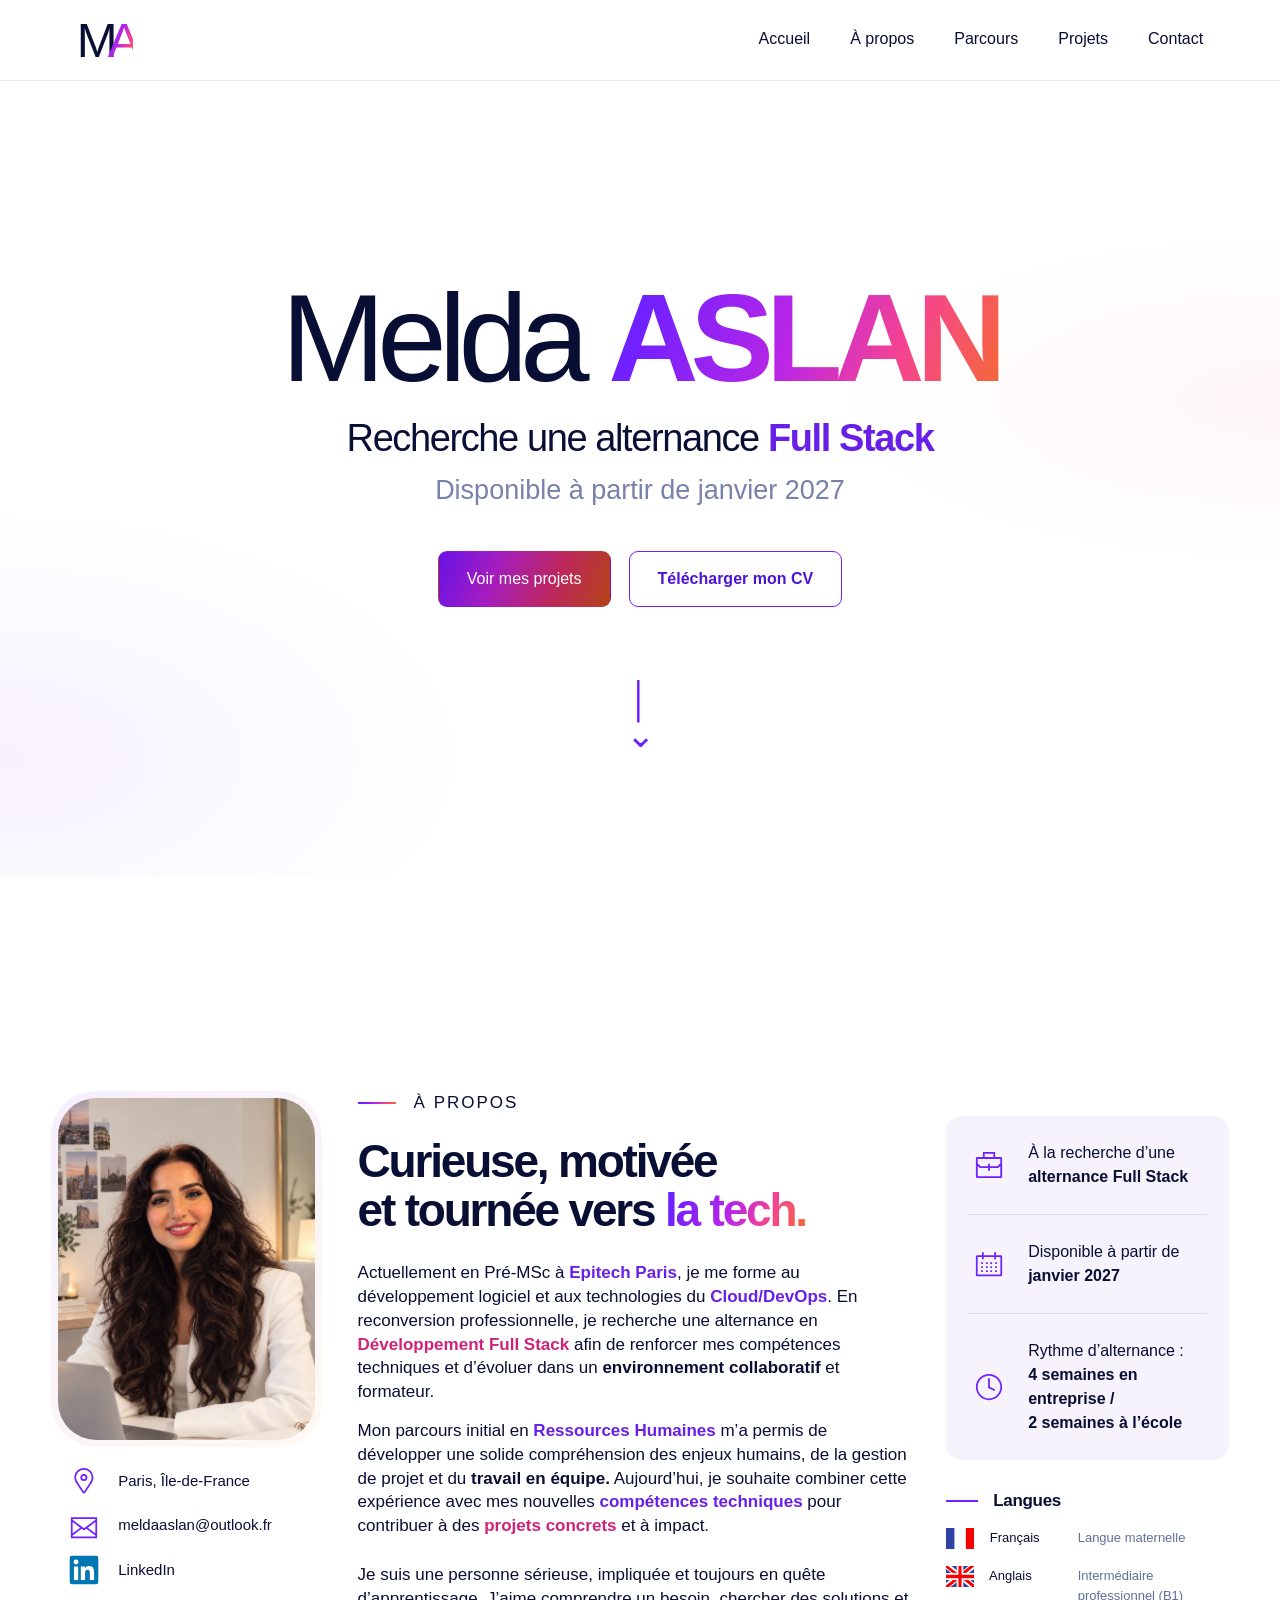
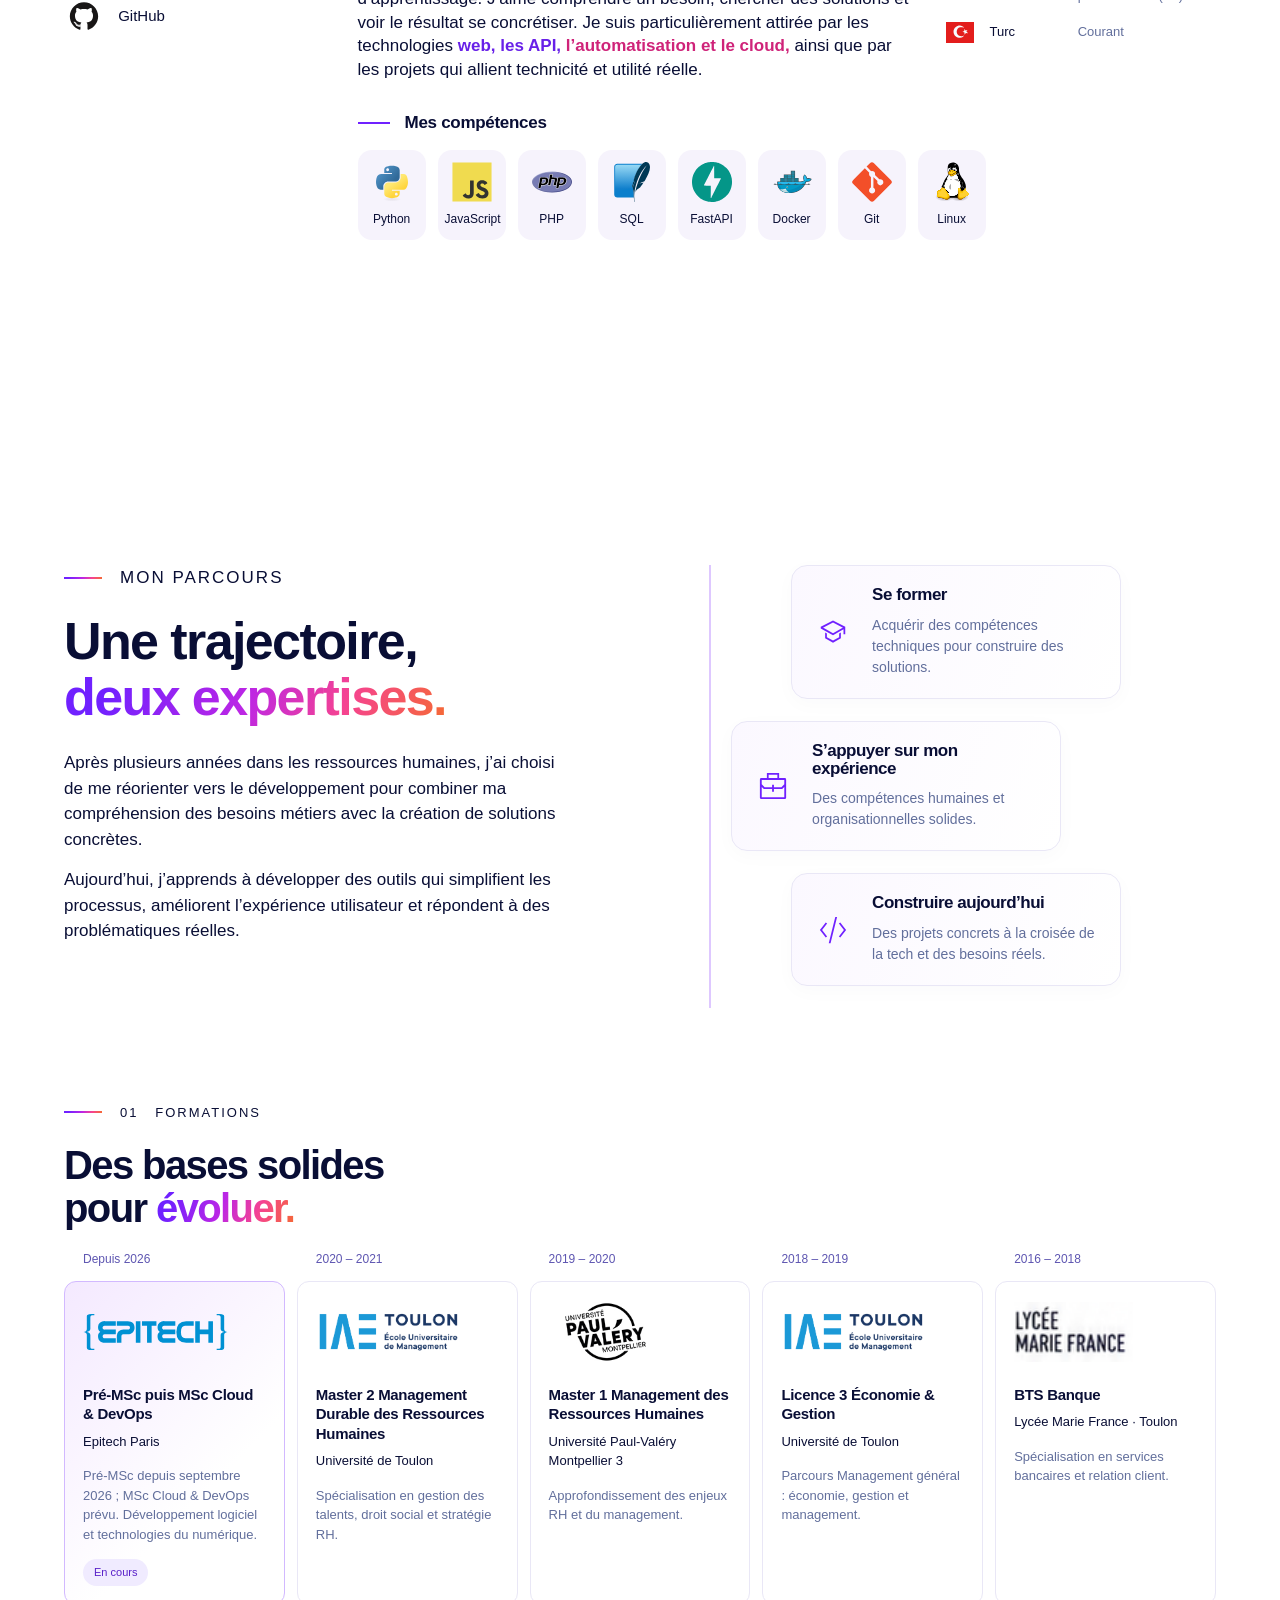
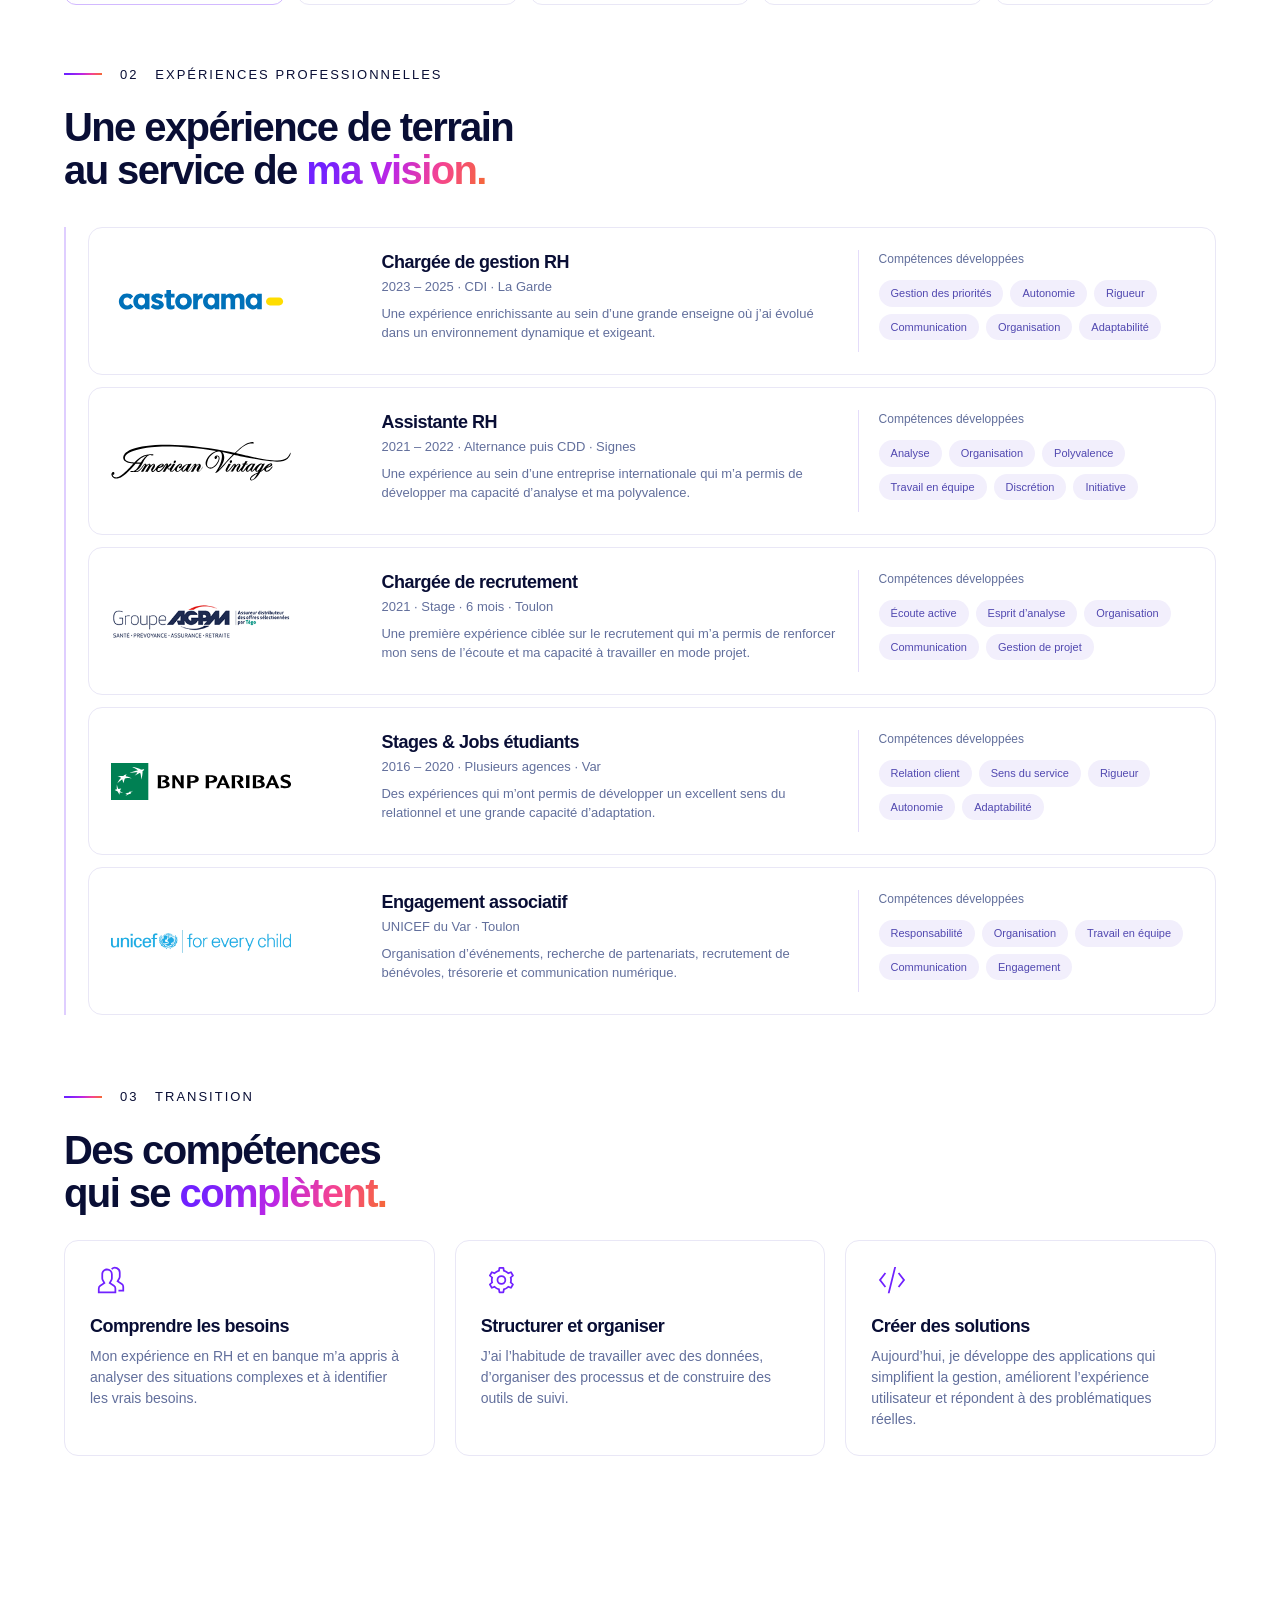
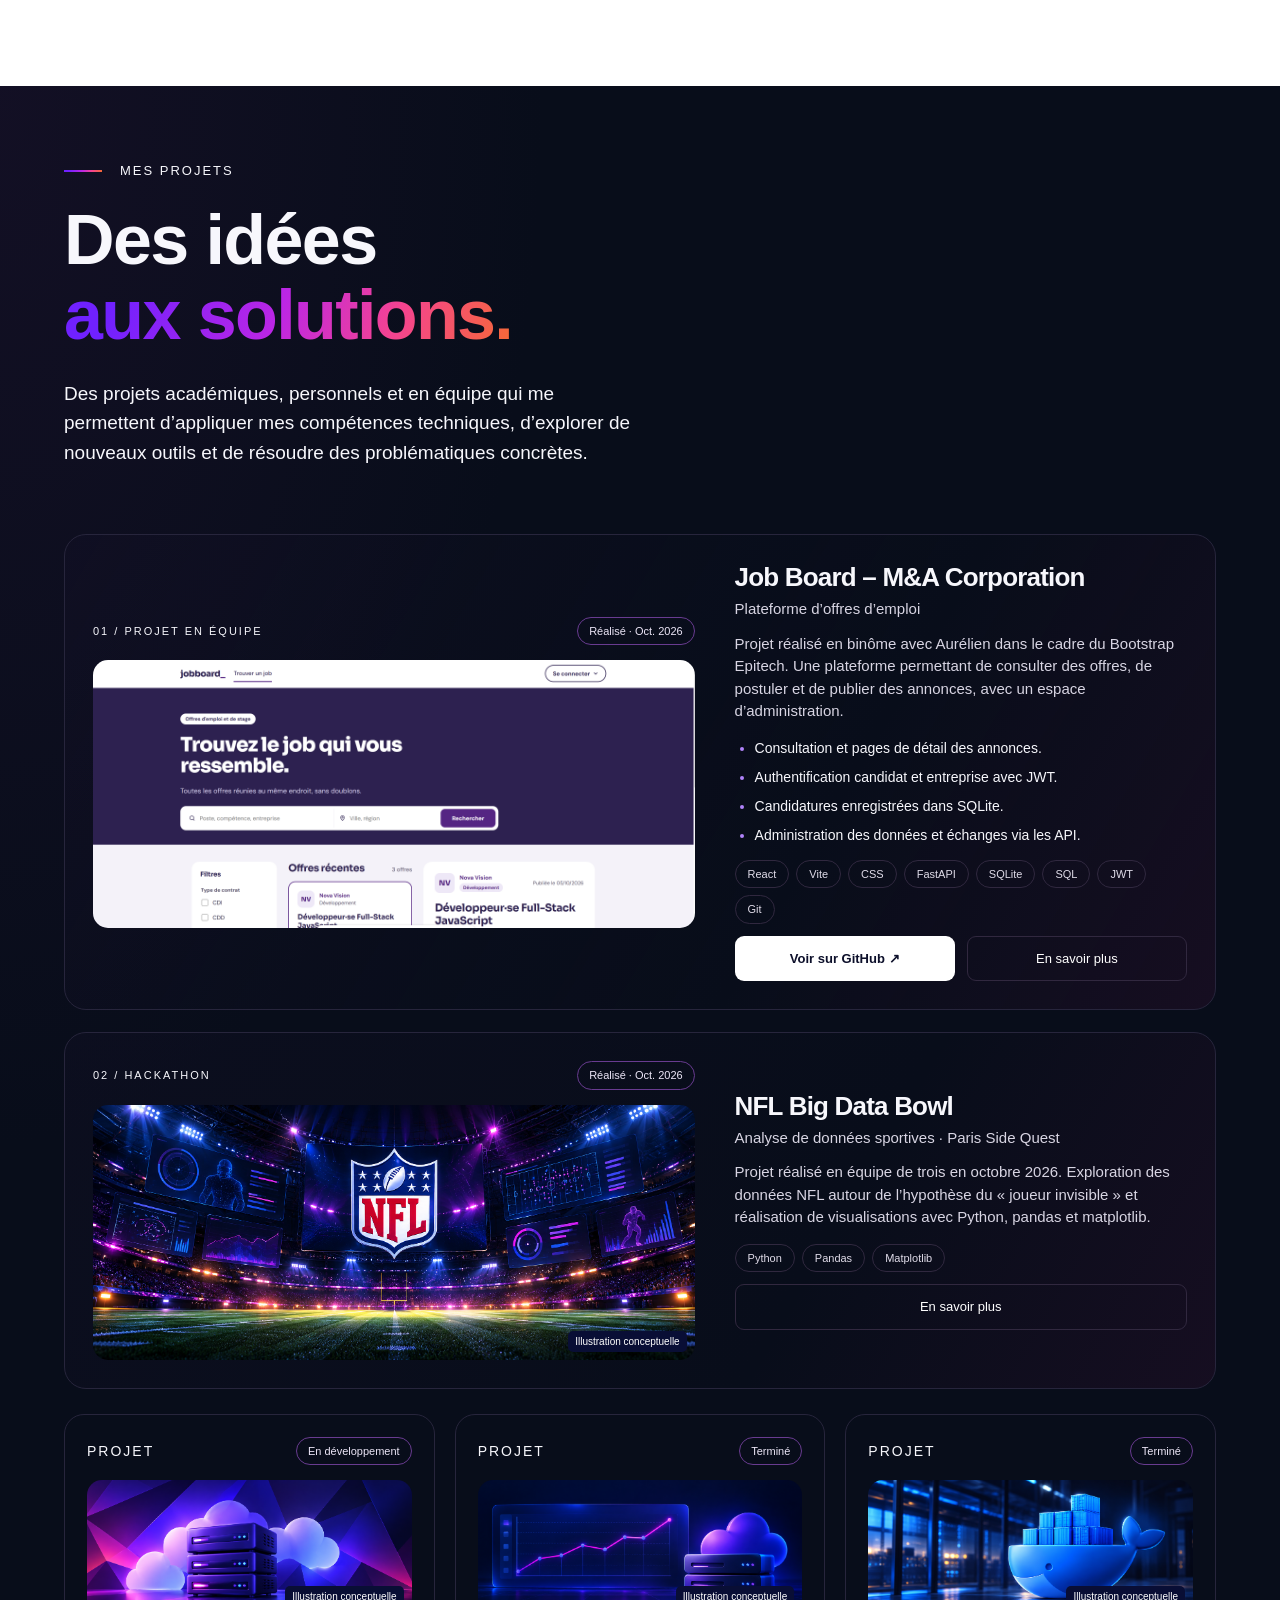
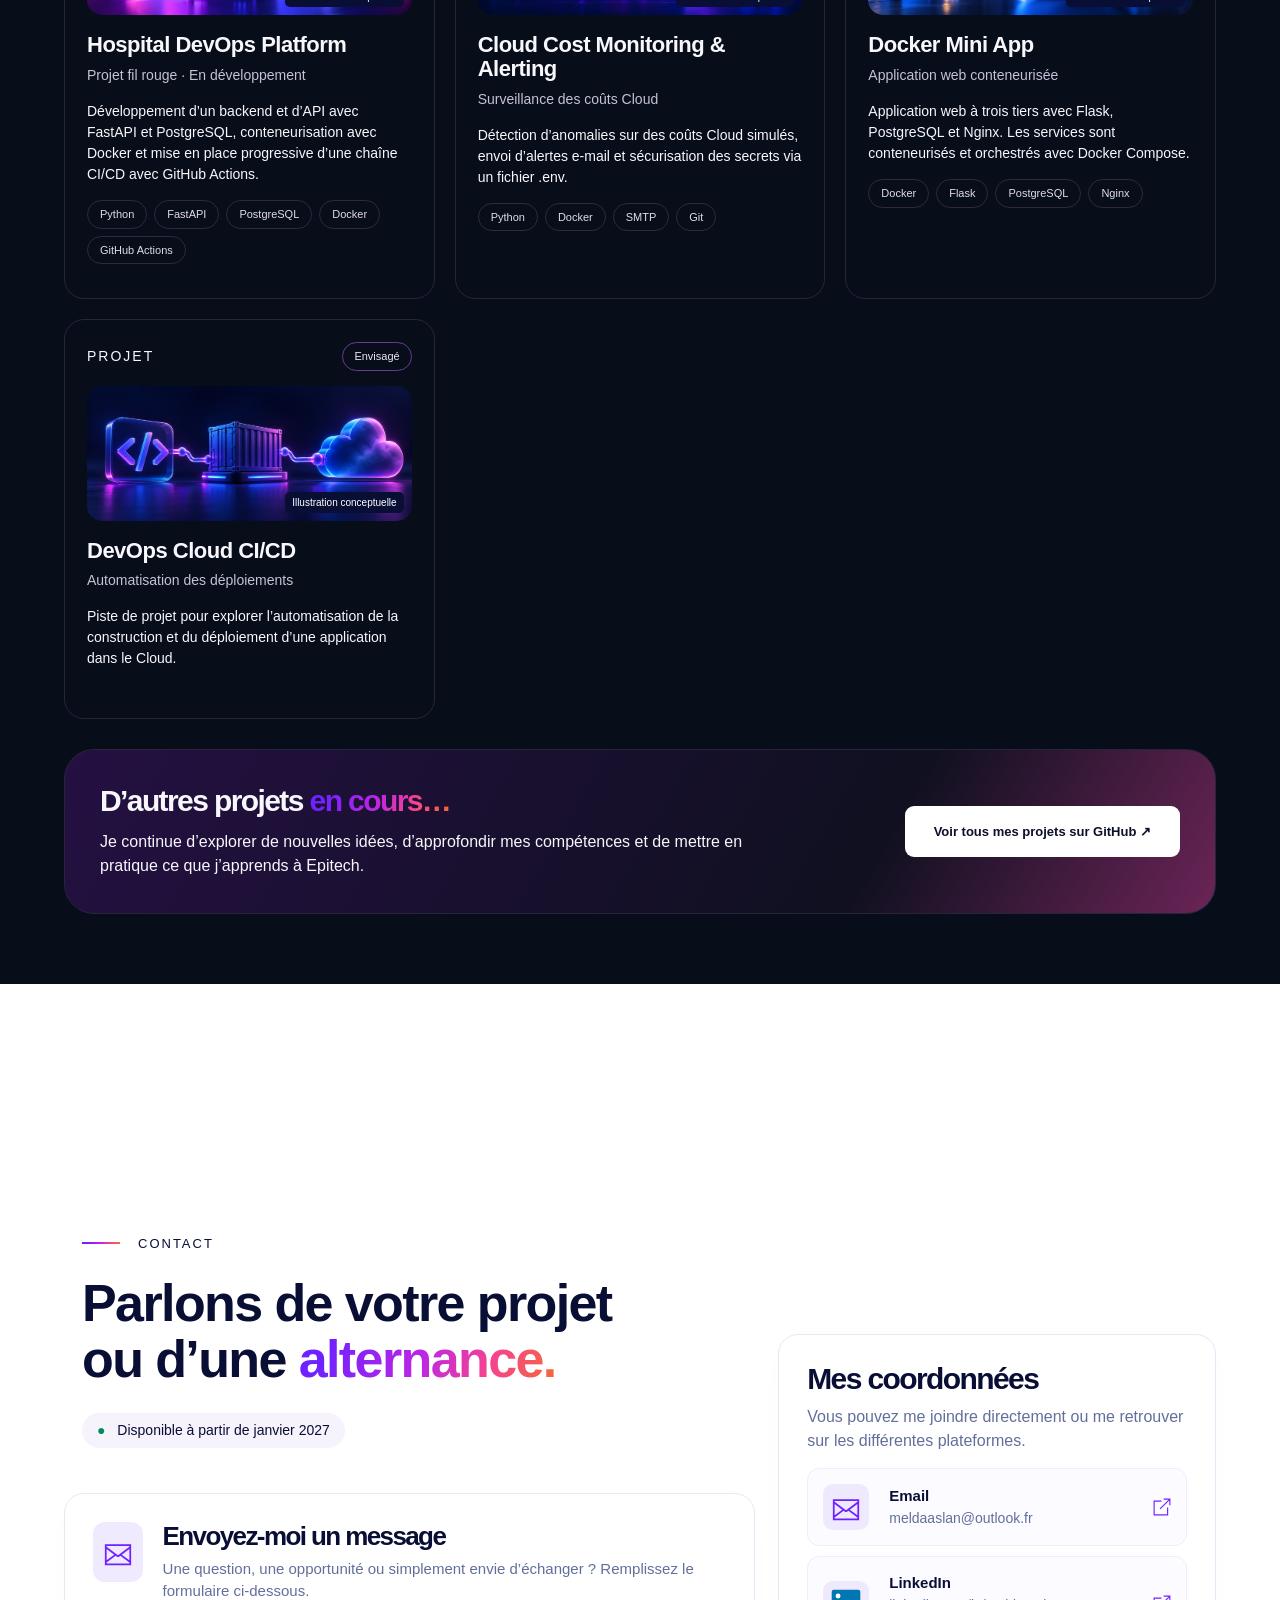
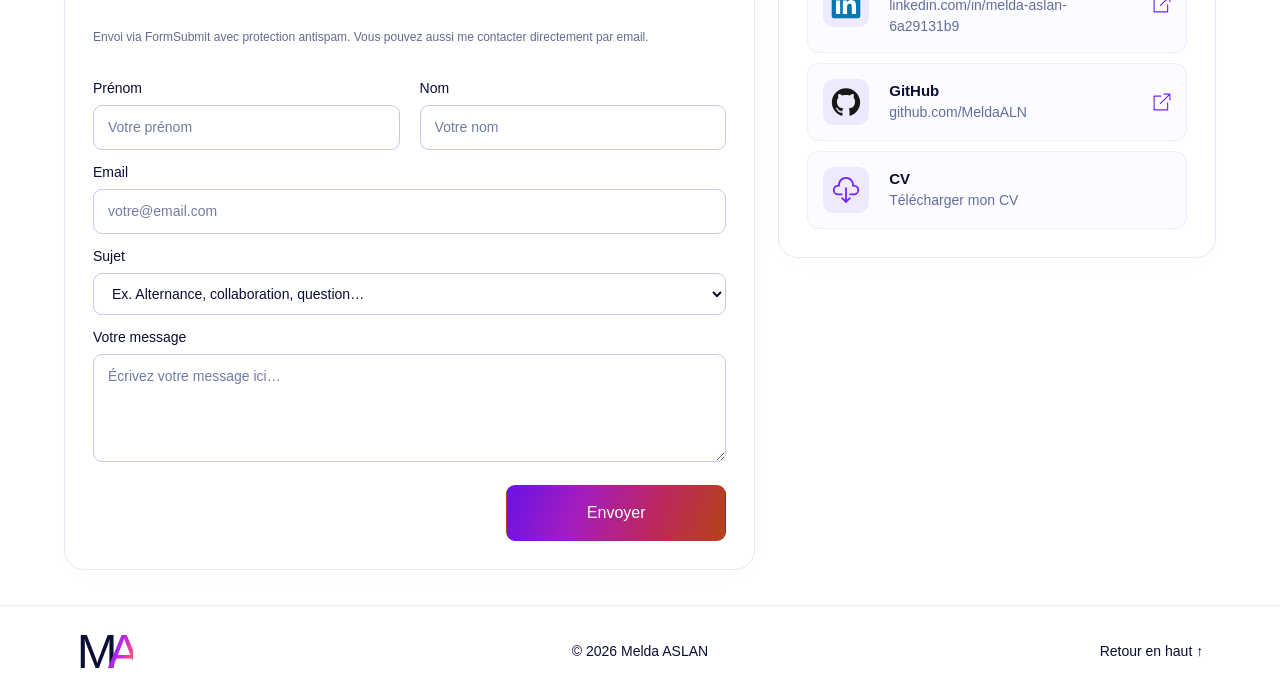
<file: index.html>
<!DOCTYPE html>
<html lang="fr">
  <head>
    <meta charset="utf-8">
    <meta name="viewport" content="width=device-width, initial-scale=1">
    <meta name="description" content="Melda ASLAN : alternance Full Stack dès janvier 2027, présentation, parcours, projets informatiques et contact.">
    <title>Melda ASLAN — Portfolio Full Stack</title>
    <link rel="stylesheet" href="assets/css/style.css">
  </head>
  <body>
    <a class="skip-link" href="#contenu">Aller au contenu</a>
    <div class="navigation-sticky">
<header class="site-header">
      <!-- Le monogramme est du texte stylisé, pas une image externe. -->
      <a class="logo" href="#accueil" aria-label="Melda ASLAN, accueil"><span>M</span><span class="gradient">A</span></a>
      <nav aria-label="Navigation principale">
        <a href="#accueil">Accueil</a>
        <a href="#about">À propos</a>
        <a href="#parcours">Parcours</a>
        <a href="#projets">Projets</a>
        <a href="#contact">Contact</a>
      </nav>
    </header>
    </div>
    <main id="contenu" tabindex="-1">
    <!-- ACCUEIL : contenu conservé de index.html. -->
    <section id="accueil" class="page-section home-page" aria-labelledby="titre-accueil">
<section class="home-hero">
        <h1 class="section-title" id="titre-accueil">
          Melda <strong class="gradient">ASLAN</strong>
        </h1>
        <p class="home-subtitle">
          Recherche une alternance <strong class="purple">Full Stack</strong>
        </p>
        <p class="home-date">
          Disponible à partir de janvier 2027
        </p>
        <div class="actions">
          <a class="button" href="#projets">Voir mes projets</a>
        <a class="button button-outline" href="assets/documents/Melda_Aslan_CV.pdf" download>Télécharger mon CV</a>
        </div>
        <a class="scroll-cue" href="#about" aria-label="Découvrir la page À propos"><span aria-hidden="true">│<br>⌄</span></a>
      </section>
    </section>

    <!-- ABOUT : contenu conservé de about.html. -->
    <section id="about" class="page-section light-section" aria-labelledby="titre-about">
<div class="about-layout">
        <aside class="profile-sidebar" aria-label="Portrait et coordonnées">
          <div class="portrait-wrap">
            <img src="assets/images/melda-portrait-bureau.png" alt="Portrait de Melda ASLAN à son bureau" width="1087" height="1447">
          </div>
          <ul class="profile-links">
            <li>
              <span class="line-icon" aria-hidden="true"><img class="ui-icon" src="assets/images/coreui/location-pin.svg" alt="" width="28" height="28"></span> Paris, Île-de-France
            </li>
            <li>
              <span class="line-icon" aria-hidden="true"><img class="ui-icon" src="assets/images/coreui/envelope-closed.svg" alt="" width="28" height="28"></span> <a href="mailto:meldaaslan@outlook.fr">meldaaslan@outlook.fr</a>
            </li>
            <li>
              <span class="line-icon" aria-hidden="true"><img class="brand-icon" src="assets/images/devicon/linkedin.svg" alt="" width="30" height="30"></span> <a href="https://www.linkedin.com/in/melda-aslan-6a29131b9">LinkedIn</a>
            </li>
            <li>
              <span class="line-icon" aria-hidden="true"><img class="brand-icon" src="assets/images/devicon/github.svg" alt="" width="30" height="30"></span> <a href="https://github.com/MeldaALN">GitHub</a>
            </li>
          </ul>
        </aside>
        <section class="about-copy">
          <p class="eyebrow">
            À propos
          </p>
          <h2 class="section-title" id="titre-about">
            Curieuse, motivée<br>et tournée vers <span class="gradient">la tech.</span>
          </h2>
          <p>
            Actuellement en Pré-MSc à <strong class="purple">Epitech Paris</strong>, je me forme au développement logiciel et aux technologies du <strong class="purple">Cloud/DevOps</strong>. En reconversion professionnelle, je recherche une alternance en <strong class="pink">Développement Full Stack</strong> afin de renforcer mes compétences techniques et d’évoluer dans un <strong>environnement collaboratif</strong> et formateur.
          </p>
          <p>
            Mon parcours initial en <strong class="purple">Ressources Humaines</strong> m’a permis de développer une solide compréhension des enjeux humains, de la gestion de projet et du <strong>travail en équipe.</strong> Aujourd’hui, je souhaite combiner cette expérience avec mes nouvelles <strong class="purple">compétences techniques</strong> pour contribuer à des <strong class="pink">projets concrets</strong> et à impact.
          </p>
          <p>
            Je suis une personne sérieuse, impliquée et toujours en quête d’apprentissage. J’aime comprendre un besoin, chercher des solutions et voir le résultat se concrétiser. Je suis particulièrement attirée par les technologies <strong class="purple">web, les API,</strong> <strong class="pink">l’automatisation et le cloud,</strong> ainsi que par les projets qui allient technicité et utilité réelle.
          </p>
          <h3 class="small-heading content-heading">
            Mes compétences
          </h3>
          <ul class="skills">
            <li>
              <img class="skill-icon" src="assets/images/devicon/python.svg" alt="" width="40" height="40"><span>Python</span>
            </li>
            <li>
              <img class="skill-icon" src="assets/images/devicon/javascript.svg" alt="" width="40" height="40"><span>JavaScript</span>
            </li>
            <li>
              <img class="skill-icon" src="assets/images/devicon/php.svg" alt="" width="40" height="40"><span>PHP</span>
            </li>
            <li>
              <img class="skill-icon" src="assets/images/devicon/sql.svg" alt="" width="40" height="40"><span>SQL</span>
            </li>
            <li>
              <img class="skill-icon" src="assets/images/devicon/fastapi.svg" alt="" width="40" height="40"><span>FastAPI</span>
            </li>
            <li>
              <img class="skill-icon" src="assets/images/devicon/docker.svg" alt="" width="40" height="40"><span>Docker</span>
            </li>
            <li>
              <img class="skill-icon" src="assets/images/devicon/git.svg" alt="" width="40" height="40"><span>Git</span>
            </li>
            <li>
              <img class="skill-icon" src="assets/images/devicon/linux.svg" alt="" width="40" height="40"><span>Linux</span>
            </li>
          </ul>
        </section>
        <aside class="about-info" aria-label="Disponibilité et langues">
          <div class="availability-panel">
            <p>
              <span class="line-icon" aria-hidden="true"><img class="ui-icon" src="assets/images/coreui/briefcase.svg" alt="" width="28" height="28"></span><span>À la recherche d’une<br><strong>alternance Full Stack</strong></span>
            </p>
            <p>
              <span class="line-icon" aria-hidden="true"><img class="ui-icon" src="assets/images/coreui/calendar.svg" alt="" width="28" height="28"></span><span>Disponible à partir de<br><strong>janvier 2027</strong></span>
            </p>
            <p>
              <span class="line-icon" aria-hidden="true"><img class="ui-icon" src="assets/images/coreui/clock.svg" alt="" width="28" height="28"></span><span>Rythme d’alternance :<br><strong>4 semaines en entreprise /<br>2 semaines à l’école</strong></span>
            </p>
          </div>
          <h3 class="small-heading content-heading">
            Langues
          </h3>
          <dl class="languages">
            <div>
              <dt>
                <img class="language-flag" src="assets/images/flagpack/fr.svg" alt="" width="28" height="21"> Français
              </dt>
              <dd>
                Langue maternelle
              </dd>
            </div>
            <div>
              <dt>
                <img class="language-flag" src="assets/images/flagpack/gb-ukm.svg" alt="" width="28" height="21"> Anglais
              </dt>
              <dd>
                Intermédiaire professionnel (B1)
              </dd>
            </div>
            <div>
              <dt>
                <img class="language-flag" src="assets/images/flagpack/tr.svg" alt="" width="28" height="21"> Turc
              </dt>
              <dd>
                Courant
              </dd>
            </div>
          </dl>
        </aside>
      </div>
    </section>

    <!-- PARCOURS : contenu conservé de parcours.html. -->
    <section id="parcours" class="page-section light-section" aria-labelledby="titre-parcours">
<div class="container parcours-page">
        <section class="journey-intro">
          <div>
            <p class="eyebrow">
              Mon parcours
            </p>
            <h2 class="section-title" id="titre-parcours">
              Une trajectoire,<br><span class="gradient">deux expertises.</span>
            </h2>
            <p>
              Après plusieurs années dans les ressources humaines, j’ai choisi de me réorienter vers le développement pour combiner ma compréhension des besoins métiers avec la création de solutions concrètes.
            </p>
            <p>
              Aujourd’hui, j’apprends à développer des outils qui simplifient les processus, améliorent l’expérience utilisateur et répondent à des problématiques réelles.
            </p>
          </div>
          <div class="journey-diagram" aria-label="Les trois étapes de ma transition">
            <article>
              <span class="line-icon" aria-hidden="true"><img class="ui-icon" src="assets/images/coreui/school.svg" alt="" width="28" height="28"></span>
              <div>
                <h3 class="content-heading">
                  Se former
                </h3>
                <p>
                  Acquérir des compétences techniques pour construire des solutions.
                </p>
              </div>
            </article>
            <article>
              <span class="line-icon" aria-hidden="true"><img class="ui-icon" src="assets/images/coreui/briefcase.svg" alt="" width="28" height="28"></span>
              <div>
                <h3 class="content-heading">
                  S’appuyer sur mon expérience
                </h3>
                <p>
                  Des compétences humaines et organisationnelles solides.
                </p>
              </div>
            </article>
            <article>
              <span class="line-icon" aria-hidden="true"><img class="ui-icon" src="assets/images/coreui/code.svg" alt="" width="28" height="28"></span>
              <div>
                <h3 class="content-heading">
                  Construire aujourd’hui
                </h3>
                <p>
                  Des projets concrets à la croisée de la tech et des besoins réels.
                </p>
              </div>
            </article>
          </div>
        </section>
        <section class="journey-section" id="formation">
          <p class="eyebrow">
            01 &nbsp; Formations
          </p>
          <h3 class="content-heading">
            Des bases solides<br>pour <span class="gradient">évoluer.</span>
          </h3>
          <div class="education-grid">
            <article class="education-card">
              <p class="education-date">
                Depuis 2026
              </p>
              <div class="logo-slot">
                <img src="assets/images/logos/epitech.svg" alt="Epitech" loading="lazy">
              </div>
              <h4 class="subheading">
                Pré-MSc puis MSc Cloud & DevOps
              </h4>
              <p>
                Epitech Paris
              </p>
              <p class="muted">
                Pré-MSc depuis septembre 2026 ; MSc Cloud & DevOps prévu. Développement logiciel et technologies du numérique.
              </p>
              <span class="tag">En cours</span>
            </article>
            <article class="education-card">
              <p class="education-date">
                2020 – 2021
              </p>
              <div class="logo-slot">
                <img src="assets/images/logos/iae-toulon.png" alt="IAE Toulon" loading="lazy">
              </div>
              <h4 class="subheading">
                Master 2 Management Durable des Ressources Humaines
              </h4>
              <p>
                Université de Toulon
              </p>
              <p class="muted">
                Spécialisation en gestion des talents, droit social et stratégie RH.
              </p>
            </article>
            <article class="education-card">
              <p class="education-date">
                2019 – 2020
              </p>
              <div class="logo-slot">
                <img src="assets/images/logos/paul-valery.jpg" alt="Université Paul-Valéry Montpellier III" loading="lazy">
              </div>
              <h4 class="subheading">
                Master 1 Management des Ressources Humaines
              </h4>
              <p>
                Université Paul-Valéry Montpellier 3
              </p>
              <p class="muted">
                Approfondissement des enjeux RH et du management.
              </p>
            </article>
            <article class="education-card">
              <p class="education-date">
                2018 – 2019
              </p>
              <div class="logo-slot">
                <img src="assets/images/logos/iae-toulon.png" alt="IAE Toulon" loading="lazy">
              </div>
              <h4 class="subheading">
                Licence 3 Économie & Gestion
              </h4>
              <p>
                Université de Toulon
              </p>
              <p class="muted">
                Parcours Management général : économie, gestion et management.
              </p>
            </article>
            <article class="education-card">
              <p class="education-date">
                2016 – 2018
              </p>
              <div class="logo-slot">
                <img src="assets/images/logos/marie-france-maquette.png" alt="Lycée Marie France" loading="lazy">
              </div>
              <h4 class="subheading">
                BTS Banque
              </h4>
              <p>
                Lycée Marie France · Toulon
              </p>
              <p class="muted">
                Spécialisation en services bancaires et relation client.
              </p>
            </article>
          </div>
        </section>
        <section class="journey-section" id="experiences">
          <p class="eyebrow">
            02 &nbsp; Expériences professionnelles
          </p>
          <h3 class="content-heading">
            Une expérience de terrain<br>au service de <span class="gradient">ma vision.</span>
          </h3>
          <div class="experience-timeline">
            <article class="experience-row" id="castorama">
              <div class="company-slot">
                <img src="assets/images/logos/castorama.svg" alt="Castorama" loading="lazy">
              </div>
              <div class="experience-copy">
                <h4 class="subheading">
                  Chargée de gestion RH
                </h4>
                <p class="muted">
                  2023 – 2025 · CDI · La Garde
                </p>
                <p>
                  Une expérience enrichissante au sein d’une grande enseigne où j’ai évolué dans un environnement dynamique et exigeant.
                </p>
              </div>
              <div class="experience-skills">
                <p>
                  Compétences développées
                </p>
                <ul class="tags">
                  <li>
                    Gestion des priorités
                  </li>
                  <li>
                    Autonomie
                  </li>
                  <li>
                    Rigueur
                  </li>
                  <li>
                    Communication
                  </li>
                  <li>
                    Organisation
                  </li>
                  <li>
                    Adaptabilité
                  </li>
                </ul>
              </div>
            </article>
            <article class="experience-row" id="american-vintage">
              <div class="company-slot">
                <img src="assets/images/logos/american-vintage.svg" alt="American Vintage" loading="lazy">
              </div>
              <div class="experience-copy">
                <h4 class="subheading">
                  Assistante RH
                </h4>
                <p class="muted">
                  2021 – 2022 · Alternance puis CDD · Signes
                </p>
                <p>
                  Une expérience au sein d’une entreprise internationale qui m’a permis de développer ma capacité d’analyse et ma polyvalence.
                </p>
              </div>
              <div class="experience-skills">
                <p>
                  Compétences développées
                </p>
                <ul class="tags">
                  <li>
                    Analyse
                  </li>
                  <li>
                    Organisation
                  </li>
                  <li>
                    Polyvalence
                  </li>
                  <li>
                    Travail en équipe
                  </li>
                  <li>
                    Discrétion
                  </li>
                  <li>
                    Initiative
                  </li>
                </ul>
              </div>
            </article>
            <article class="experience-row" id="agpm">
              <div class="company-slot">
                <img src="assets/images/logos/agpm.png" alt="Groupe AGPM" loading="lazy">
              </div>
              <div class="experience-copy">
                <h4 class="subheading">
                  Chargée de recrutement
                </h4>
                <p class="muted">
                  2021 · Stage · 6 mois · Toulon
                </p>
                <p>
                  Une première expérience ciblée sur le recrutement qui m’a permis de renforcer mon sens de l’écoute et ma capacité à travailler en mode projet.
                </p>
              </div>
              <div class="experience-skills">
                <p>
                  Compétences développées
                </p>
                <ul class="tags">
                  <li>
                    Écoute active
                  </li>
                  <li>
                    Esprit d’analyse
                  </li>
                  <li>
                    Organisation
                  </li>
                  <li>
                    Communication
                  </li>
                  <li>
                    Gestion de projet
                  </li>
                </ul>
              </div>
            </article>
            <article class="experience-row" id="bnp">
              <div class="company-slot">
                <img src="assets/images/logos/bnp-paribas.svg" alt="BNP Paribas" loading="lazy">
              </div>
              <div class="experience-copy">
                <h4 class="subheading">
                  Stages &amp; Jobs étudiants
                </h4>
                <p class="muted">
                  2016 – 2020 · Plusieurs agences · Var
                </p>
                <p>
                  Des expériences qui m’ont permis de développer un excellent sens du relationnel et une grande capacité d’adaptation.
                </p>
              </div>
              <div class="experience-skills">
                <p>
                  Compétences développées
                </p>
                <ul class="tags">
                  <li>
                    Relation client
                  </li>
                  <li>
                    Sens du service
                  </li>
                  <li>
                    Rigueur
                  </li>
                  <li>
                    Autonomie
                  </li>
                  <li>
                    Adaptabilité
                  </li>
                </ul>
              </div>
            </article>
            <article class="experience-row" id="unicef">
              <div class="company-slot">
                <img src="assets/images/logos/unicef.webp" alt="UNICEF" loading="lazy">
              </div>
              <div class="experience-copy">
                <h4 class="subheading">
                  Engagement associatif
                </h4>
                <p class="muted">
                  UNICEF du Var · Toulon
                </p>
                <p>
                  Organisation d’événements, recherche de partenariats, recrutement de bénévoles, trésorerie et communication numérique.
                </p>
              </div>
              <div class="experience-skills">
                <p>
                  Compétences développées
                </p>
                <ul class="tags">
                  <li>
                    Responsabilité
                  </li>
                  <li>
                    Organisation
                  </li>
                  <li>
                    Travail en équipe
                  </li>
                  <li>
                    Communication
                  </li>
                  <li>
                    Engagement
                  </li>
                </ul>
              </div>
            </article>
          </div>
        </section>
        <section class="journey-section" id="passerelles">
          <p class="eyebrow">
            03 &nbsp; Transition
          </p>
          <h3 class="content-heading">
            Des compétences<br>qui se <span class="gradient">complètent.</span>
          </h3>
          <div class="three-cards">
            <article class="panel">
              <span class="line-icon" aria-hidden="true"><img class="ui-icon" src="assets/images/coreui/people.svg" alt="" width="28" height="28"></span>
              <h4 class="subheading">
                Comprendre les besoins
              </h4>
              <p>
                Mon expérience en RH et en banque m’a appris à analyser des situations complexes et à identifier les vrais besoins.
              </p>
            </article>
            <article class="panel">
              <span class="line-icon" aria-hidden="true"><img class="ui-icon" src="assets/images/coreui/settings.svg" alt="" width="28" height="28"></span>
              <h4 class="subheading">
                Structurer et organiser
              </h4>
              <p>
                J’ai l’habitude de travailler avec des données, d’organiser des processus et de construire des outils de suivi.
              </p>
            </article>
            <article class="panel">
              <span class="line-icon" aria-hidden="true"><img class="ui-icon" src="assets/images/coreui/code.svg" alt="" width="28" height="28"></span>
              <h4 class="subheading">
                Créer des solutions
              </h4>
              <p>
                Aujourd’hui, je développe des applications qui simplifient la gestion, améliorent l’expérience utilisateur et répondent à des problématiques réelles.
              </p>
            </article>
          </div>
        </section>
      </div>
    </section>

    <!-- PROJETS : contenu conservé de projets.html. -->
    <section id="projets" class="page-section dark-section" aria-labelledby="titre-projets">
<div class="container projects-page">
        <header class="projects-intro">
          <p class="eyebrow">
            Mes projets
          </p>
          <h2 class="section-title" id="titre-projets">
            Des idées<br><span class="gradient">aux solutions.</span>
          </h2>
          <p>
            Des projets académiques, personnels et en équipe qui me permettent d’appliquer mes compétences techniques, d’explorer de nouveaux outils et de résoudre des problématiques concrètes.
          </p>
        </header>
        <section aria-label="Projets principaux">
          <article class="project-feature" id="job-board">
            <div class="project-media">
              <p class="project-label">
                01 / Projet en équipe <span class="tag">Réalisé · Oct. 2026</span>
              </p>
              <img class="jobboard-screenshot" src="assets/images/job-board.png" alt="Capture du Job Board : recherche d’emploi, filtres et offres récentes" width="2544" height="1132" loading="lazy">
            </div>
            <div class="project-copy">
              <h3 class="content-heading">
                Job Board – M&amp;A Corporation
              </h3>
              <p class="project-subtitle">
                Plateforme d’offres d’emploi
              </p>
              <p>
                Projet réalisé en binôme avec Aurélien dans le cadre du Bootstrap Epitech. Une plateforme permettant de consulter des offres, de postuler et de publier des annonces, avec un espace d’administration.
              </p>
              <ul class="feature-list">
                <li>
                  Consultation et pages de détail des annonces.
                </li>
                <li>
                  Authentification candidat et entreprise avec JWT.
                </li>
                <li>
                  Candidatures enregistrées dans SQLite.
                </li>
                <li>
                  Administration des données et échanges via les API.
                </li>
              </ul>
              <ul class="tags">
                <li>
                  React
                </li>
                <li>
                  Vite
                </li>
                <li>
                  CSS
                </li>
                <li>
                  FastAPI
                </li>
                <li>
                  SQLite
                </li>
                <li>
                  SQL
                </li>
                <li>
                  JWT
                </li>
                <li>
                  Git
                </li>
              </ul>
              <div class="project-actions">
                <a class="button button-light" href="https://github.com/Aure-0411/Job_Board">Voir sur GitHub ↗</a><a class="button button-dark" href="projets.html#job-board-details">En savoir plus</a>
              </div>
            </div>
          </article>
          <article class="project-feature" id="nfl-data">
            <div class="project-media">
              <p class="project-label">
                02 / Hackathon <span class="tag">Réalisé · Oct. 2026</span>
              </p>
              <figure class="project-illustration">
                  <img src="assets/images/projects/nfl-maquette-v2.png" alt="Stade de football américain, logo NFL et panneaux de données" width="1983" height="793" loading="lazy">
                  <figcaption>Illustration conceptuelle</figcaption>
                </figure>
            </div>
            <div class="project-copy">
              <h3 class="content-heading">
                NFL Big Data Bowl
              </h3>
              <p class="project-subtitle">
                Analyse de données sportives · Paris Side Quest
              </p>
              <p>
                Projet réalisé en équipe de trois en octobre 2026. Exploration des données NFL autour de l’hypothèse du « joueur invisible » et réalisation de visualisations avec Python, pandas et matplotlib.
              </p>
              <ul class="tags">
                <li>
                  Python
                </li>
                <li>
                  Pandas
                </li>
                <li>
                  Matplotlib
                </li>
              </ul>
              <div class="project-actions">
                <a class="button button-dark" href="projets.html#nfl-details">En savoir plus</a>
              </div>
            </div>
          </article>
        </section>
        <section class="cloud-section" aria-labelledby="cloud-title">
          <h3 class="visually-hidden content-heading" id="cloud-title">
            Projets Cloud et DevOps
          </h3>
          <div class="cloud-grid">
            <article class="project-small" id="hospital">
              <p class="project-label">
                Projet <span class="tag">En développement</span>
              </p>
              <figure class="project-illustration project-illustration-small">
                  <img src="assets/images/projects/hospital-maquette-v2.png" alt="Serveurs violets et nuages sur fond géométrique" width="1983" height="793" loading="lazy">
                  <figcaption>Illustration conceptuelle</figcaption>
                </figure>
              <h4 class="subheading">
                Hospital DevOps Platform
              </h4>
              <p class="muted">
                Projet fil rouge · En développement
              </p>
              <p>
                Développement d’un backend et d’API avec FastAPI et PostgreSQL, conteneurisation avec Docker et mise en place progressive d’une chaîne CI/CD avec GitHub Actions.
              </p>
              <ul class="tags">
                <li>
                  Python
                </li>
                <li>
                  FastAPI
                </li>
                <li>
                  PostgreSQL
                </li>
                <li>
                  Docker
                </li>
                <li>
                  GitHub Actions
                </li>
              </ul>
            </article>
            <article class="project-small" id="cloud-cost">
              <p class="project-label">
                Projet <span class="tag">Terminé</span>
              </p>
              <figure class="project-illustration project-illustration-small">
                  <img src="assets/images/projects/cloud-cost-maquette-v2.png" alt="Courbe de suivi des coûts avec cloud et serveurs" width="1983" height="793" loading="lazy">
                  <figcaption>Illustration conceptuelle</figcaption>
                </figure>
              <h4 class="subheading">
                Cloud Cost Monitoring & Alerting
              </h4>
              <p class="muted">
                Surveillance des coûts Cloud
              </p>
              <p>
                Détection d’anomalies sur des coûts Cloud simulés, envoi d’alertes e-mail et sécurisation des secrets via un fichier .env.
              </p>
              <ul class="tags">
                <li>
                  Python
                </li>
                <li>
                  Docker
                </li>
                <li>
                  SMTP
                </li>
                <li>
                  Git
                </li>
              </ul>
            </article>
            <article class="project-small" id="docker-app">
              <p class="project-label">
                Projet <span class="tag">Terminé</span>
              </p>
              <figure class="project-illustration project-illustration-small">
                  <img src="assets/images/projects/docker-maquette-v2.png" alt="Baleine Docker bleue dans une salle de serveurs" width="1983" height="793" loading="lazy">
                  <figcaption>Illustration conceptuelle</figcaption>
                </figure>
              <h4 class="subheading">
                Docker Mini App
              </h4>
              <p class="muted">
                Application web conteneurisée
              </p>
              <p>
                Application web à trois tiers avec Flask, PostgreSQL et Nginx. Les services sont conteneurisés et orchestrés avec Docker Compose.
              </p>
              <ul class="tags">
                <li>
                  Docker
                </li>
                <li>
                  Flask
                </li>
                <li>
                  PostgreSQL
                </li>
                <li>
                  Nginx
                </li>
              </ul>
            </article>
            <article class="project-small" id="cicd">
              <p class="project-label">
                Projet <span class="tag">Envisagé</span>
              </p>
              <figure class="project-illustration project-illustration-small">
                  <img src="assets/images/projects/cicd.png" alt="Chaîne de livraison reliant code, conteneur et cloud" width="1672" height="941" loading="lazy">
                  <figcaption>Illustration conceptuelle</figcaption>
                </figure>
              <h4 class="subheading">
                DevOps Cloud CI/CD
              </h4>
              <p class="muted">
                Automatisation des déploiements
              </p>
              <p>
                Piste de projet pour explorer l’automatisation de la construction et du déploiement d’une application dans le Cloud.
              </p>
              <ul class="tags">
              </ul>
            </article>
          </div>
        </section>
        <section class="projects-banner">
          <div>
            <h3 class="content-heading">
              D’autres projets <span class="gradient">en cours…</span>
            </h3>
            <p>
              Je continue d’explorer de nouvelles idées, d’approfondir mes compétences et de mettre en pratique ce que j’apprends à Epitech.
            </p>
          </div>
          <a class="button button-light" href="https://github.com/MeldaALN">Voir tous mes projets sur GitHub ↗</a>
        </section>
      </div>
    </section>

    <!-- CONTACT : contenu conservé de contact.html. -->
    <section id="contact" class="page-section light-section" aria-labelledby="titre-contact">
<div class="container contact-page">
        <div class="contact-main">
          <header class="contact-intro">
            <p class="eyebrow">
              Contact
            </p>
            <h2 class="section-title" id="titre-contact">
              Parlons de votre projet<br>ou d’une <span class="gradient">alternance.</span>
            </h2>
            <p class="available">
              <span aria-hidden="true">●</span> Disponible à partir de janvier 2027
            </p>
          </header>
          <section class="form-panel" aria-labelledby="form-title">
            <div class="form-heading">
              <span class="line-icon" aria-hidden="true"><img class="ui-icon" src="assets/images/coreui/envelope-closed.svg" alt="" width="28" height="28"></span>
              <div>
                <h3 id="form-title" class="content-heading">
                  Envoyez-moi un message
                </h3>
                <p>
                  Une question, une opportunité ou simplement envie d’échanger ? Remplissez le formulaire ci-dessous.
                </p>
              </div>
            </div>
            <p class="form-status" id="form-status">
              Envoi via FormSubmit avec protection antispam. Vous pouvez aussi me contacter directement par email.
            </p>
            <!-- FormSubmit utilise le champ email pour le Reply-To ; reCAPTCHA reste activé par défaut. -->
            <form action="https://formsubmit.co/meldaaslan@outlook.fr" method="POST" aria-describedby="form-status">
              <input type="hidden" name="_subject" value="Nouveau message — Portfolio Melda ASLAN">
              <div class="form-row">
                <div>
                  <label for="prenom">
                    Prénom
                  </label>
                  <input type="text" id="prenom" name="prenom" autocomplete="given-name" placeholder="Votre prénom" required>
                </div>
                <div>
                  <label for="nom">
                    Nom
                  </label>
                  <input type="text" id="nom" name="nom" autocomplete="family-name" placeholder="Votre nom" required>
                </div>
              </div>
              <label for="email">
                Email
              </label>
              <input type="email" id="email" name="email" autocomplete="email" placeholder="votre@email.com" required>
              <label for="sujet">
                Sujet
              </label>
              <select id="sujet" name="sujet" required>
                <option value="">
                  Ex. Alternance, collaboration, question…
                </option>
                <option>
                  Alternance
                </option>
                <option>
                  Collaboration
                </option>
                <option>
                  Question
                </option>
              </select>
              <label for="message">
                Votre message
              </label>
              <textarea id="message" name="message" rows="4" placeholder="Écrivez votre message ici…" required></textarea>
              <div class="form-submit">
                <button class="button" type="submit" aria-describedby="form-status">Envoyer</button>
              </div>
            </form>
          </section>
        </div>
        <aside class="contact-card" aria-labelledby="coord-title">
          <h3 id="coord-title" class="content-heading">
            Mes coordonnées
          </h3>
          <p>
            Vous pouvez me joindre directement ou me retrouver sur les différentes plateformes.
          </p>
          <a class="contact-item" href="mailto:meldaaslan@outlook.fr"><span class="line-icon" aria-hidden="true"><img class="ui-icon" src="assets/images/coreui/envelope-closed.svg" alt="" width="28" height="28"></span><span><strong>Email</strong><span>meldaaslan@outlook.fr</span></span><img class="inline-icon" src="assets/images/coreui/external-link.svg" alt="" width="18" height="18"></a>
        <a class="contact-item" href="https://www.linkedin.com/in/melda-aslan-6a29131b9"><span class="line-icon" aria-hidden="true"><img class="brand-icon" src="assets/images/devicon/linkedin.svg" alt="" width="30" height="30"></span><span><strong>LinkedIn</strong><span>linkedin.com/in/melda-aslan-6a29131b9</span></span><img class="inline-icon" src="assets/images/coreui/external-link.svg" alt="" width="18" height="18"></a>
        <a class="contact-item" href="https://github.com/MeldaALN"><span class="line-icon" aria-hidden="true"><img class="brand-icon" src="assets/images/devicon/github.svg" alt="" width="30" height="30"></span><span><strong>GitHub</strong><span>github.com/MeldaALN</span></span><img class="inline-icon" src="assets/images/coreui/external-link.svg" alt="" width="18" height="18"></a>
          <a class="contact-item" id="cv" href="assets/documents/Melda_Aslan_CV.pdf" download>
            <span class="line-icon" aria-hidden="true"><img class="ui-icon" src="assets/images/coreui/cloud-download.svg" alt="" width="28" height="28"></span><span><strong>CV</strong><span>Télécharger mon CV</span></span>
          </a>
        </aside>
      </div>
</section>
    </main>
    <footer class="site-footer">
      <div class="footer-content">
        <a class="logo" href="#accueil" aria-label="Melda ASLAN, accueil"><span>M</span><span class="gradient">A</span></a>
        <p>© 2026 Melda ASLAN</p>
        <a class="back-to-top" href="#accueil">Retour en haut ↑</a>
      </div>
    </footer>
  </body>
</html>
</file>
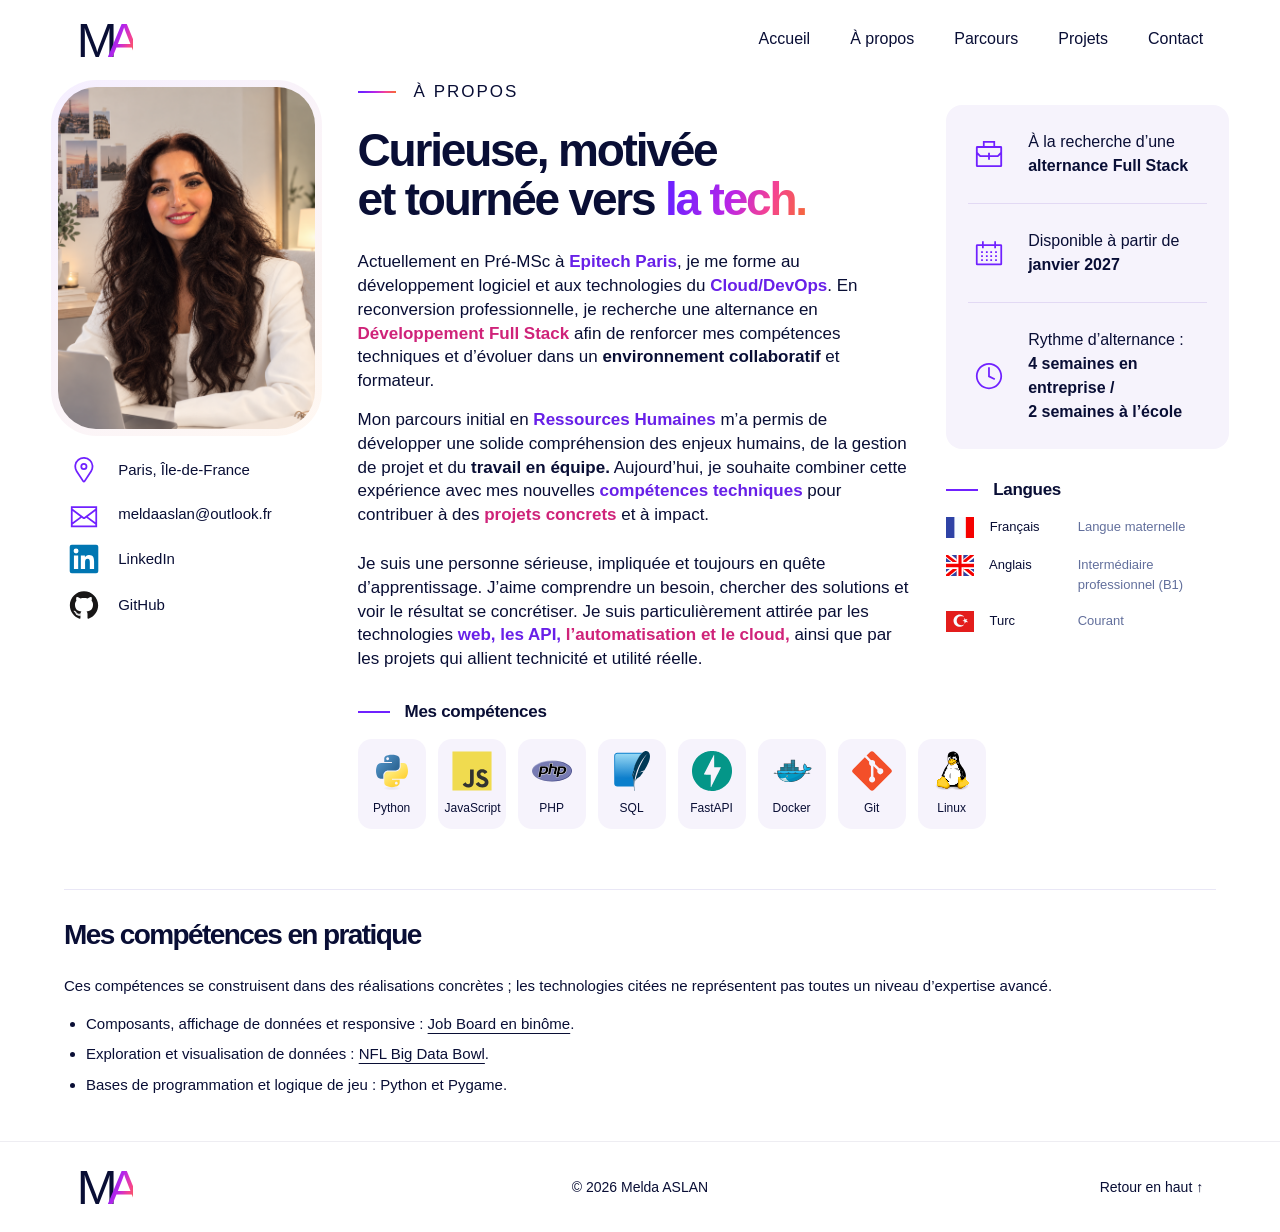
<file: about.html>
<!DOCTYPE html>
<html lang="fr">
  <head>
    <meta charset="utf-8">
    <meta name="viewport" content="width=device-width, initial-scale=1">
    <meta name="description" content="Reconversion de Melda ASLAN : ressources humaines, développement Full Stack, API, Cloud et DevOps. Compétences, langues et rythme d’alternance.">
    <title>À propos — Melda ASLAN</title>
    <link rel="stylesheet" href="assets/css/style.css">
  </head>
  <body class="">
    <a class="skip-link" href="#contenu">Aller au contenu</a>
    <header class="site-header">
      <!-- Le monogramme est du texte stylisé, pas une image externe. -->
      <a class="logo" href="index.html#accueil" aria-label="Melda ASLAN, accueil"><span>M</span><span class="gradient">A</span></a>
      <nav aria-label="Navigation principale">
        <a href="index.html#accueil">Accueil</a>
        <a href="index.html#about">À propos</a>
        <a href="index.html#parcours">Parcours</a>
        <a href="index.html#projets">Projets</a>
        <a href="index.html#contact">Contact</a>
      </nav>
    </header>
    <main id="contenu" tabindex="-1">
      <div class="about-layout">
        <aside class="profile-sidebar" aria-label="Portrait et coordonnées">
          <div class="portrait-wrap">
            <img src="assets/images/melda-portrait-bureau.png" alt="Portrait de Melda ASLAN à son bureau" width="1087" height="1447">
          </div>
          <ul class="profile-links">
            <li>
              <span class="line-icon" aria-hidden="true"><img class="ui-icon" src="assets/images/coreui/location-pin.svg" alt="" width="28" height="28"></span> Paris, Île-de-France
            </li>
            <li>
              <span class="line-icon" aria-hidden="true"><img class="ui-icon" src="assets/images/coreui/envelope-closed.svg" alt="" width="28" height="28"></span> <a href="mailto:meldaaslan@outlook.fr">meldaaslan@outlook.fr</a>
            </li>
            <li>
              <span class="line-icon" aria-hidden="true"><img class="brand-icon" src="assets/images/devicon/linkedin.svg" alt="" width="30" height="30"></span> <a href="https://www.linkedin.com/in/melda-aslan-6a29131b9">LinkedIn</a>
            </li>
            <li>
              <span class="line-icon" aria-hidden="true"><img class="brand-icon" src="assets/images/devicon/github.svg" alt="" width="30" height="30"></span> <a href="https://github.com/MeldaALN">GitHub</a>
            </li>
          </ul>
        </aside>
        <section class="about-copy">
          <p class="eyebrow">
            À propos
          </p>
          <h1 class="section-title">
            Curieuse, motivée<br>et tournée vers <span class="gradient">la tech.</span>
          </h1>
          <p>
            Actuellement en Pré-MSc à <strong class="purple">Epitech Paris</strong>, je me forme au développement logiciel et aux technologies du <strong class="purple">Cloud/DevOps</strong>. En reconversion professionnelle, je recherche une alternance en <strong class="pink">Développement Full Stack</strong> afin de renforcer mes compétences techniques et d’évoluer dans un <strong>environnement collaboratif</strong> et formateur.
          </p>
          <p>
            Mon parcours initial en <strong class="purple">Ressources Humaines</strong> m’a permis de développer une solide compréhension des enjeux humains, de la gestion de projet et du <strong>travail en équipe.</strong> Aujourd’hui, je souhaite combiner cette expérience avec mes nouvelles <strong class="purple">compétences techniques</strong> pour contribuer à des <strong class="pink">projets concrets</strong> et à impact.
          </p>
          <p>
            Je suis une personne sérieuse, impliquée et toujours en quête d’apprentissage. J’aime comprendre un besoin, chercher des solutions et voir le résultat se concrétiser. Je suis particulièrement attirée par les technologies <strong class="purple">web, les API,</strong> <strong class="pink">l’automatisation et le cloud,</strong> ainsi que par les projets qui allient technicité et utilité réelle.
          </p>
          <h2 class="small-heading content-heading">
            Mes compétences
          </h2>
          <ul class="skills">
            <li>
              <img class="skill-icon" src="assets/images/devicon/python.svg" alt="" width="40" height="40"><span>Python</span>
            </li>
            <li>
              <img class="skill-icon" src="assets/images/devicon/javascript.svg" alt="" width="40" height="40"><span>JavaScript</span>
            </li>
            <li>
              <img class="skill-icon" src="assets/images/devicon/php.svg" alt="" width="40" height="40"><span>PHP</span>
            </li>
            <li>
              <img class="skill-icon" src="assets/images/devicon/sql.svg" alt="" width="40" height="40"><span>SQL</span>
            </li>
            <li>
              <img class="skill-icon" src="assets/images/devicon/fastapi.svg" alt="" width="40" height="40"><span>FastAPI</span>
            </li>
            <li>
              <img class="skill-icon" src="assets/images/devicon/docker.svg" alt="" width="40" height="40"><span>Docker</span>
            </li>
            <li>
              <img class="skill-icon" src="assets/images/devicon/git.svg" alt="" width="40" height="40"><span>Git</span>
            </li>
            <li>
              <img class="skill-icon" src="assets/images/devicon/linux.svg" alt="" width="40" height="40"><span>Linux</span>
            </li>
          </ul>
        </section>
        <aside class="about-info" aria-label="Disponibilité et langues">
          <div class="availability-panel">
            <p>
              <span class="line-icon" aria-hidden="true"><img class="ui-icon" src="assets/images/coreui/briefcase.svg" alt="" width="28" height="28"></span><span>À la recherche d’une<br><strong>alternance Full Stack</strong></span>
            </p>
            <p>
              <span class="line-icon" aria-hidden="true"><img class="ui-icon" src="assets/images/coreui/calendar.svg" alt="" width="28" height="28"></span><span>Disponible à partir de<br><strong>janvier 2027</strong></span>
            </p>
            <p>
              <span class="line-icon" aria-hidden="true"><img class="ui-icon" src="assets/images/coreui/clock.svg" alt="" width="28" height="28"></span><span>Rythme d’alternance :<br><strong>4 semaines en entreprise /<br>2 semaines à l’école</strong></span>
            </p>
          </div>
          <h2 class="small-heading content-heading">
            Langues
          </h2>
          <dl class="languages">
            <div>
              <dt>
                <img class="language-flag" src="assets/images/flagpack/fr.svg" alt="" width="28" height="21"> Français
              </dt>
              <dd>
                Langue maternelle
              </dd>
            </div>
            <div>
              <dt>
                <img class="language-flag" src="assets/images/flagpack/gb-ukm.svg" alt="" width="28" height="21"> Anglais
              </dt>
              <dd>
                Intermédiaire professionnel (B1)
              </dd>
            </div>
            <div>
              <dt>
                <img class="language-flag" src="assets/images/flagpack/tr.svg" alt="" width="28" height="21"> Turc
              </dt>
              <dd>
                Courant
              </dd>
            </div>
          </dl>
        </aside>
      </div>
      <section class="container detail-extra">
        <h2 class="content-heading">Mes compétences en pratique</h2>
        <p>Ces compétences se construisent dans des réalisations concrètes ; les technologies citées ne représentent pas toutes un niveau d’expertise avancé.</p>
        <ul><li>Composants, affichage de données et responsive : <a href="projets.html#job-board">Job Board en binôme</a>.</li><li>Exploration et visualisation de données : <a href="projets.html#nfl-data">NFL Big Data Bowl</a>.</li><li>Bases de programmation et logique de jeu : Python et Pygame.</li></ul>
      </section>
    </main>
    <footer class="site-footer">
      <div class="footer-content">
        <a class="logo" href="index.html#accueil" aria-label="Melda ASLAN, accueil"><span>M</span><span class="gradient">A</span></a>
        <p>© 2026 Melda ASLAN</p>
        <a class="back-to-top" href="index.html#accueil">Retour en haut ↑</a>
      </div>
    </footer>
  </body>
</html>
</file>
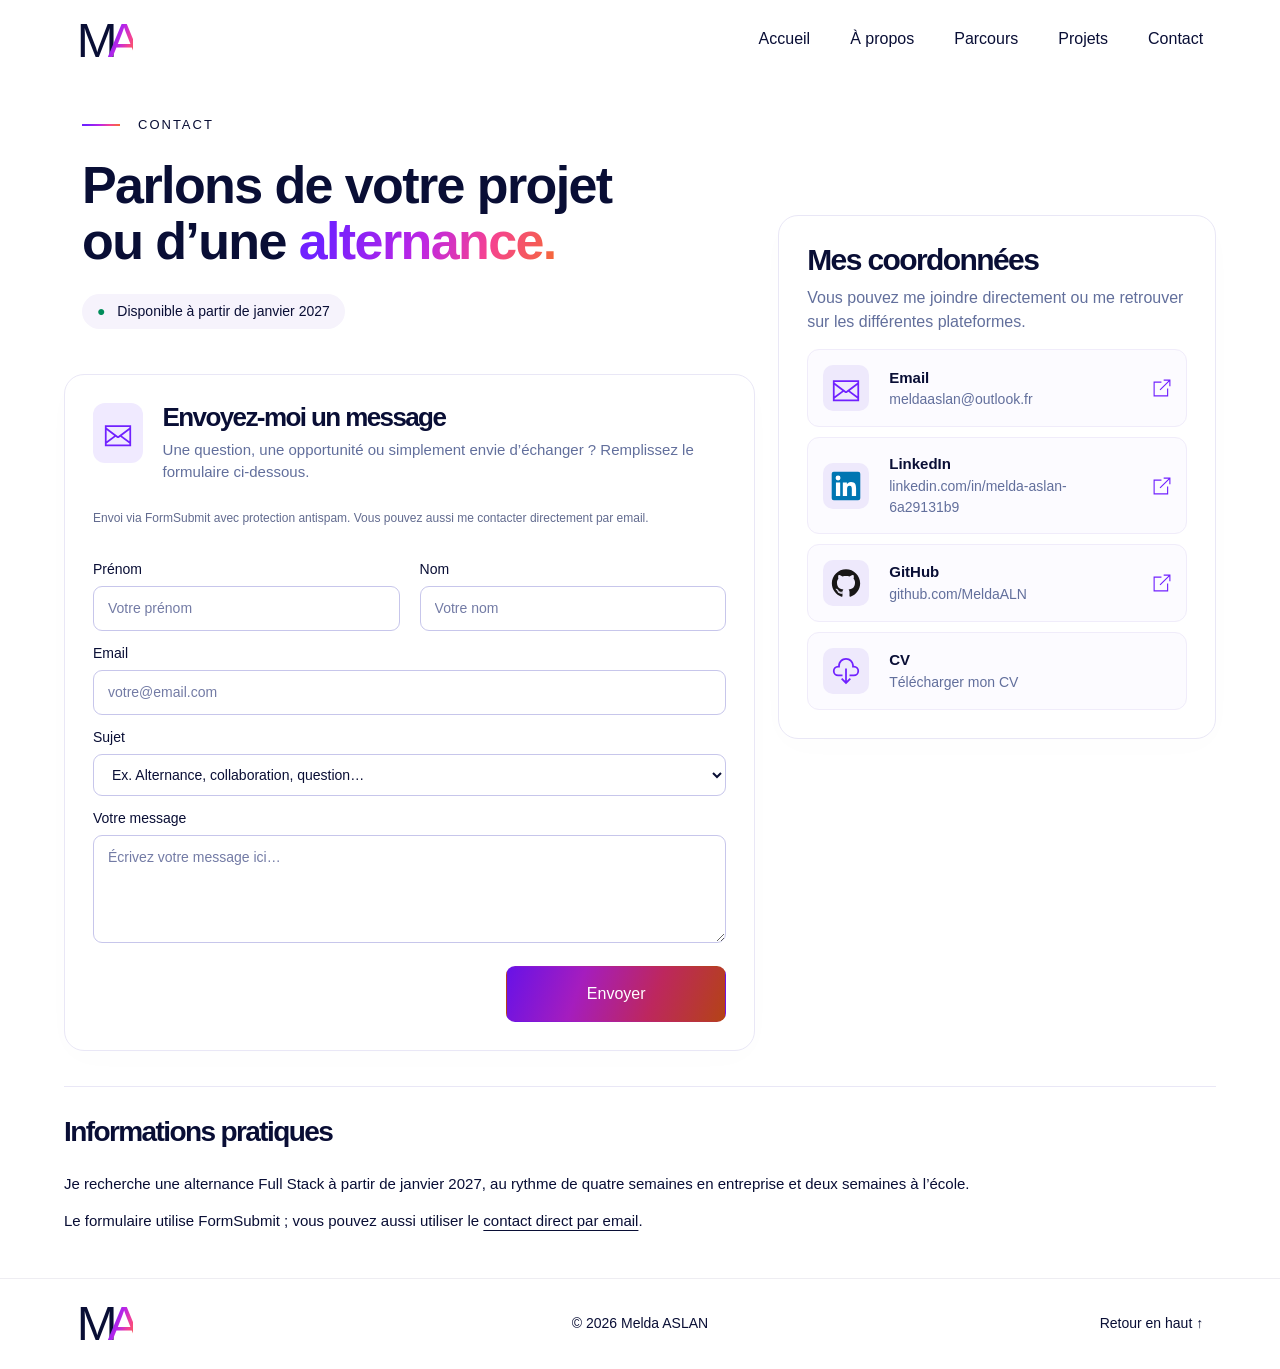
<file: contact.html>
<!DOCTYPE html>
<html lang="fr">
  <head>
    <meta charset="utf-8">
    <meta name="viewport" content="width=device-width, initial-scale=1">
    <meta name="description" content="Contacter Melda ASLAN pour un projet ou une alternance Full Stack dès janvier 2027 : email, LinkedIn, GitHub et formulaire de contact.">
    <title>Contact — Melda ASLAN</title>
    <link rel="stylesheet" href="assets/css/style.css">
  </head>
  <body class="">
    <a class="skip-link" href="#contenu">Aller au contenu</a>
    <header class="site-header">
      <!-- Le monogramme est du texte stylisé, pas une image externe. -->
      <a class="logo" href="index.html#accueil" aria-label="Melda ASLAN, accueil"><span>M</span><span class="gradient">A</span></a>
      <nav aria-label="Navigation principale">
        <a href="index.html#accueil">Accueil</a>
        <a href="index.html#about">À propos</a>
        <a href="index.html#parcours">Parcours</a>
        <a href="index.html#projets">Projets</a>
        <a href="index.html#contact">Contact</a>
      </nav>
    </header>
    <main id="contenu" tabindex="-1">
      <div class="container contact-page">
        <div class="contact-main">
          <header class="contact-intro">
            <p class="eyebrow">
              Contact
            </p>
            <h1 class="section-title">
              Parlons de votre projet<br>ou d’une <span class="gradient">alternance.</span>
            </h1>
            <p class="available">
              <span aria-hidden="true">●</span> Disponible à partir de janvier 2027
            </p>
          </header>
          <section class="form-panel" aria-labelledby="form-title">
            <div class="form-heading">
              <span class="line-icon" aria-hidden="true"><img class="ui-icon" src="assets/images/coreui/envelope-closed.svg" alt="" width="28" height="28"></span>
              <div>
                <h2 id="form-title" class="content-heading">
                  Envoyez-moi un message
                </h2>
                <p>
                  Une question, une opportunité ou simplement envie d’échanger ? Remplissez le formulaire ci-dessous.
                </p>
              </div>
            </div>
            <p class="form-status" id="form-status">
              Envoi via FormSubmit avec protection antispam. Vous pouvez aussi me contacter directement par email.
            </p>
            <!-- FormSubmit utilise le champ email pour le Reply-To ; reCAPTCHA reste activé par défaut. -->
            <form action="https://formsubmit.co/meldaaslan@outlook.fr" method="POST" aria-describedby="form-status">
              <input type="hidden" name="_subject" value="Nouveau message — Portfolio Melda ASLAN">
              <div class="form-row">
                <div>
                  <label for="prenom">
                    Prénom
                  </label>
                  <input type="text" id="prenom" name="prenom" autocomplete="given-name" placeholder="Votre prénom" required>
                </div>
                <div>
                  <label for="nom">
                    Nom
                  </label>
                  <input type="text" id="nom" name="nom" autocomplete="family-name" placeholder="Votre nom" required>
                </div>
              </div>
              <label for="email">
                Email
              </label>
              <input type="email" id="email" name="email" autocomplete="email" placeholder="votre@email.com" required>
              <label for="sujet">
                Sujet
              </label>
              <select id="sujet" name="sujet" required>
                <option value="">
                  Ex. Alternance, collaboration, question…
                </option>
                <option>
                  Alternance
                </option>
                <option>
                  Collaboration
                </option>
                <option>
                  Question
                </option>
              </select>
              <label for="message">
                Votre message
              </label>
              <textarea id="message" name="message" rows="4" placeholder="Écrivez votre message ici…" required></textarea>
              <div class="form-submit">
                <button class="button" type="submit" aria-describedby="form-status">Envoyer</button>
              </div>
            </form>
          </section>
        </div>
        <aside class="contact-card" aria-labelledby="coord-title">
          <h2 id="coord-title" class="content-heading">
            Mes coordonnées
          </h2>
          <p>
            Vous pouvez me joindre directement ou me retrouver sur les différentes plateformes.
          </p>
          <a class="contact-item" href="mailto:meldaaslan@outlook.fr"><span class="line-icon" aria-hidden="true"><img class="ui-icon" src="assets/images/coreui/envelope-closed.svg" alt="" width="28" height="28"></span><span><strong>Email</strong><span>meldaaslan@outlook.fr</span></span><img class="inline-icon" src="assets/images/coreui/external-link.svg" alt="" width="18" height="18"></a>
        <a class="contact-item" href="https://www.linkedin.com/in/melda-aslan-6a29131b9"><span class="line-icon" aria-hidden="true"><img class="brand-icon" src="assets/images/devicon/linkedin.svg" alt="" width="30" height="30"></span><span><strong>LinkedIn</strong><span>linkedin.com/in/melda-aslan-6a29131b9</span></span><img class="inline-icon" src="assets/images/coreui/external-link.svg" alt="" width="18" height="18"></a>
        <a class="contact-item" href="https://github.com/MeldaALN"><span class="line-icon" aria-hidden="true"><img class="brand-icon" src="assets/images/devicon/github.svg" alt="" width="30" height="30"></span><span><strong>GitHub</strong><span>github.com/MeldaALN</span></span><img class="inline-icon" src="assets/images/coreui/external-link.svg" alt="" width="18" height="18"></a>
          <a class="contact-item" id="cv" href="assets/documents/Melda_Aslan_CV.pdf" download>
            <span class="line-icon" aria-hidden="true"><img class="ui-icon" src="assets/images/coreui/cloud-download.svg" alt="" width="28" height="28"></span><span><strong>CV</strong><span>Télécharger mon CV</span></span>
          </a>
        </aside>
      </div>
<section class="container detail-extra">
        <h2 class="content-heading">Informations pratiques</h2><p>Je recherche une alternance Full Stack à partir de janvier 2027, au rythme de quatre semaines en entreprise et deux semaines à l’école.</p><p>Le formulaire utilise FormSubmit ; vous pouvez aussi utiliser le <a href="mailto:meldaaslan@outlook.fr">contact direct par email</a>.</p>
      </section>
    </main>
    <footer class="site-footer">
      <div class="footer-content">
        <a class="logo" href="index.html#accueil" aria-label="Melda ASLAN, accueil"><span>M</span><span class="gradient">A</span></a>
        <p>© 2026 Melda ASLAN</p>
        <a class="back-to-top" href="index.html#accueil">Retour en haut ↑</a>
      </div>
    </footer>
  </body>
</html>
</file>
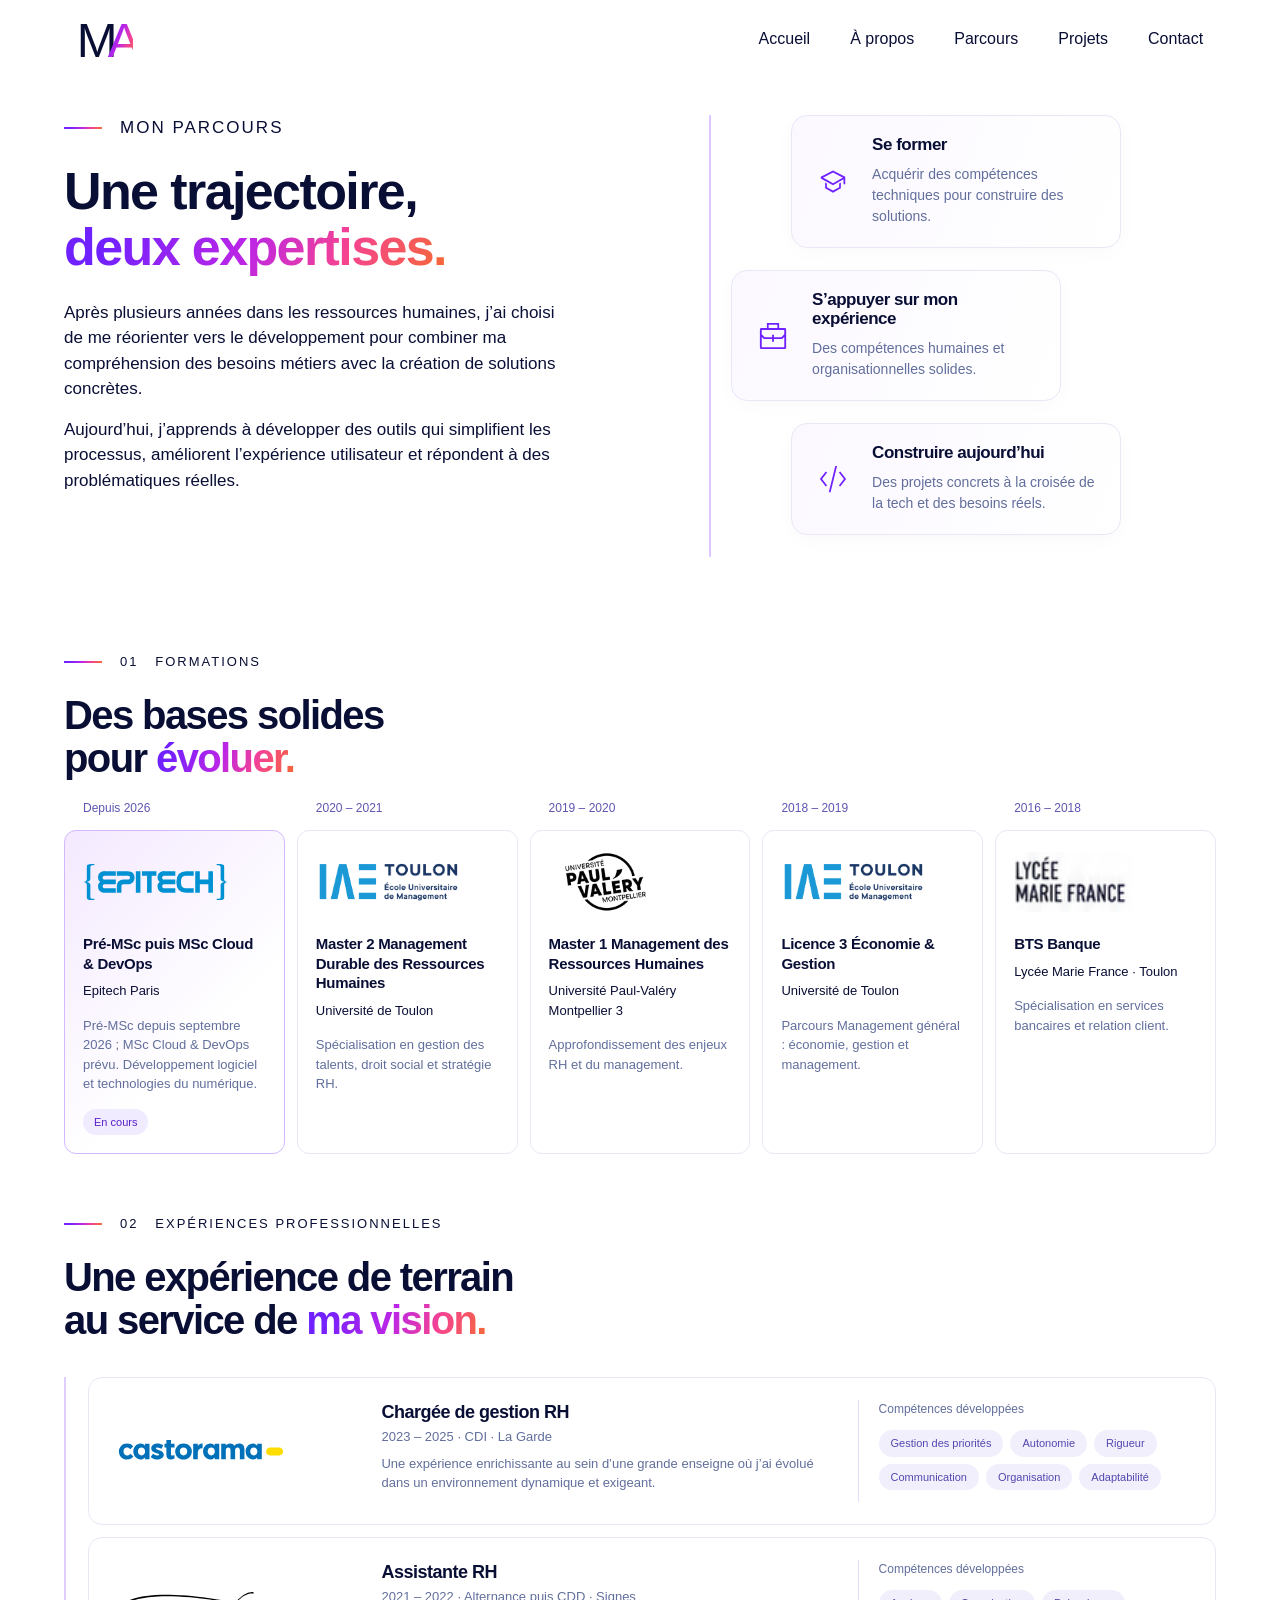
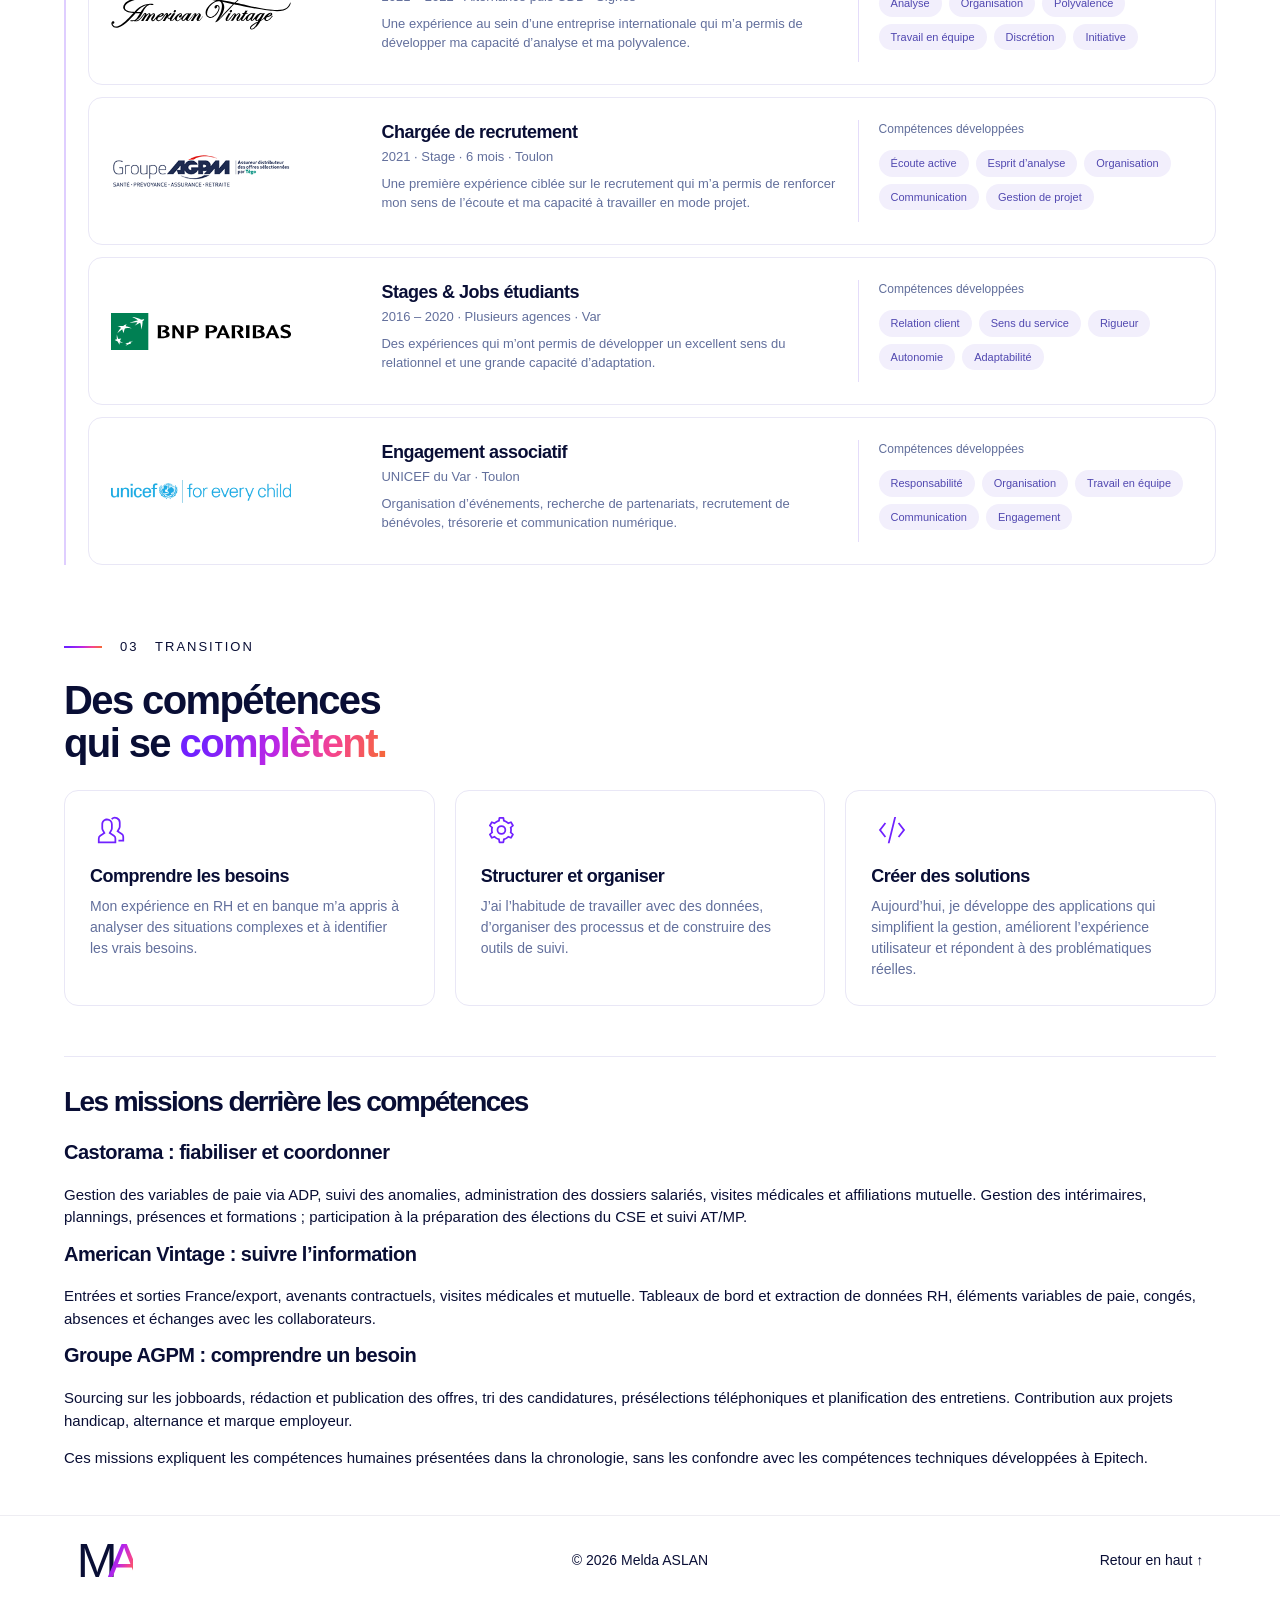
<file: parcours.html>
<!DOCTYPE html>
<html lang="fr">
  <head>
    <meta charset="utf-8">
    <meta name="viewport" content="width=device-width, initial-scale=1">
    <meta name="description" content="Formations et expériences de Melda ASLAN : Epitech Paris, parcours universitaire, Castorama, American Vintage, AGPM, BNP Paribas et UNICEF.">
    <title>Parcours — Melda ASLAN</title>
    <link rel="stylesheet" href="assets/css/style.css">
  </head>
  <body class="">
    <a class="skip-link" href="#contenu">Aller au contenu</a>
    <header class="site-header">
      <!-- Le monogramme est du texte stylisé, pas une image externe. -->
      <a class="logo" href="index.html#accueil" aria-label="Melda ASLAN, accueil"><span>M</span><span class="gradient">A</span></a>
      <nav aria-label="Navigation principale">
        <a href="index.html#accueil">Accueil</a>
        <a href="index.html#about">À propos</a>
        <a href="index.html#parcours">Parcours</a>
        <a href="index.html#projets">Projets</a>
        <a href="index.html#contact">Contact</a>
      </nav>
    </header>
    <main id="contenu" tabindex="-1">
      <div class="container parcours-page">
        <section class="journey-intro">
          <div>
            <p class="eyebrow">
              Mon parcours
            </p>
            <h1 class="section-title">
              Une trajectoire,<br><span class="gradient">deux expertises.</span>
            </h1>
            <p>
              Après plusieurs années dans les ressources humaines, j’ai choisi de me réorienter vers le développement pour combiner ma compréhension des besoins métiers avec la création de solutions concrètes.
            </p>
            <p>
              Aujourd’hui, j’apprends à développer des outils qui simplifient les processus, améliorent l’expérience utilisateur et répondent à des problématiques réelles.
            </p>
          </div>
          <div class="journey-diagram" aria-label="Les trois étapes de ma transition">
            <article>
              <span class="line-icon" aria-hidden="true"><img class="ui-icon" src="assets/images/coreui/school.svg" alt="" width="28" height="28"></span>
              <div>
                <h2 class="content-heading">
                  Se former
                </h2>
                <p>
                  Acquérir des compétences techniques pour construire des solutions.
                </p>
              </div>
            </article>
            <article>
              <span class="line-icon" aria-hidden="true"><img class="ui-icon" src="assets/images/coreui/briefcase.svg" alt="" width="28" height="28"></span>
              <div>
                <h2 class="content-heading">
                  S’appuyer sur mon expérience
                </h2>
                <p>
                  Des compétences humaines et organisationnelles solides.
                </p>
              </div>
            </article>
            <article>
              <span class="line-icon" aria-hidden="true"><img class="ui-icon" src="assets/images/coreui/code.svg" alt="" width="28" height="28"></span>
              <div>
                <h2 class="content-heading">
                  Construire aujourd’hui
                </h2>
                <p>
                  Des projets concrets à la croisée de la tech et des besoins réels.
                </p>
              </div>
            </article>
          </div>
        </section>
        <section class="journey-section" id="formation">
          <p class="eyebrow">
            01 &nbsp; Formations
          </p>
          <h2 class="content-heading">
            Des bases solides<br>pour <span class="gradient">évoluer.</span>
          </h2>
          <div class="education-grid">
            <article class="education-card">
              <p class="education-date">
                Depuis 2026
              </p>
              <div class="logo-slot">
                <img src="assets/images/logos/epitech.svg" alt="Epitech" loading="lazy">
              </div>
              <h3 class="subheading">
                Pré-MSc puis MSc Cloud & DevOps
              </h3>
              <p>
                Epitech Paris
              </p>
              <p class="muted">
                Pré-MSc depuis septembre 2026 ; MSc Cloud & DevOps prévu. Développement logiciel et technologies du numérique.
              </p>
              <span class="tag">En cours</span>
            </article>
            <article class="education-card">
              <p class="education-date">
                2020 – 2021
              </p>
              <div class="logo-slot">
                <img src="assets/images/logos/iae-toulon.png" alt="IAE Toulon" loading="lazy">
              </div>
              <h3 class="subheading">
                Master 2 Management Durable des Ressources Humaines
              </h3>
              <p>
                Université de Toulon
              </p>
              <p class="muted">
                Spécialisation en gestion des talents, droit social et stratégie RH.
              </p>
            </article>
            <article class="education-card">
              <p class="education-date">
                2019 – 2020
              </p>
              <div class="logo-slot">
                <img src="assets/images/logos/paul-valery.jpg" alt="Université Paul-Valéry Montpellier III" loading="lazy">
              </div>
              <h3 class="subheading">
                Master 1 Management des Ressources Humaines
              </h3>
              <p>
                Université Paul-Valéry Montpellier 3
              </p>
              <p class="muted">
                Approfondissement des enjeux RH et du management.
              </p>
            </article>
            <article class="education-card">
              <p class="education-date">
                2018 – 2019
              </p>
              <div class="logo-slot">
                <img src="assets/images/logos/iae-toulon.png" alt="IAE Toulon" loading="lazy">
              </div>
              <h3 class="subheading">
                Licence 3 Économie & Gestion
              </h3>
              <p>
                Université de Toulon
              </p>
              <p class="muted">
                Parcours Management général : économie, gestion et management.
              </p>
            </article>
            <article class="education-card">
              <p class="education-date">
                2016 – 2018
              </p>
              <div class="logo-slot">
                <img src="assets/images/logos/marie-france-maquette.png" alt="Lycée Marie France" loading="lazy">
              </div>
              <h3 class="subheading">
                BTS Banque
              </h3>
              <p>
                Lycée Marie France · Toulon
              </p>
              <p class="muted">
                Spécialisation en services bancaires et relation client.
              </p>
            </article>
          </div>
        </section>
        <section class="journey-section" id="experiences">
          <p class="eyebrow">
            02 &nbsp; Expériences professionnelles
          </p>
          <h2 class="content-heading">
            Une expérience de terrain<br>au service de <span class="gradient">ma vision.</span>
          </h2>
          <div class="experience-timeline">
            <article class="experience-row" id="castorama">
              <div class="company-slot">
                <img src="assets/images/logos/castorama.svg" alt="Castorama" loading="lazy">
              </div>
              <div class="experience-copy">
                <h3 class="subheading">
                  Chargée de gestion RH
                </h3>
                <p class="muted">
                  2023 – 2025 · CDI · La Garde
                </p>
                <p>
                  Une expérience enrichissante au sein d’une grande enseigne où j’ai évolué dans un environnement dynamique et exigeant.
                </p>
              </div>
              <div class="experience-skills">
                <p>
                  Compétences développées
                </p>
                <ul class="tags">
                  <li>
                    Gestion des priorités
                  </li>
                  <li>
                    Autonomie
                  </li>
                  <li>
                    Rigueur
                  </li>
                  <li>
                    Communication
                  </li>
                  <li>
                    Organisation
                  </li>
                  <li>
                    Adaptabilité
                  </li>
                </ul>
              </div>
            </article>
            <article class="experience-row" id="american-vintage">
              <div class="company-slot">
                <img src="assets/images/logos/american-vintage.svg" alt="American Vintage" loading="lazy">
              </div>
              <div class="experience-copy">
                <h3 class="subheading">
                  Assistante RH
                </h3>
                <p class="muted">
                  2021 – 2022 · Alternance puis CDD · Signes
                </p>
                <p>
                  Une expérience au sein d’une entreprise internationale qui m’a permis de développer ma capacité d’analyse et ma polyvalence.
                </p>
              </div>
              <div class="experience-skills">
                <p>
                  Compétences développées
                </p>
                <ul class="tags">
                  <li>
                    Analyse
                  </li>
                  <li>
                    Organisation
                  </li>
                  <li>
                    Polyvalence
                  </li>
                  <li>
                    Travail en équipe
                  </li>
                  <li>
                    Discrétion
                  </li>
                  <li>
                    Initiative
                  </li>
                </ul>
              </div>
            </article>
            <article class="experience-row" id="agpm">
              <div class="company-slot">
                <img src="assets/images/logos/agpm.png" alt="Groupe AGPM" loading="lazy">
              </div>
              <div class="experience-copy">
                <h3 class="subheading">
                  Chargée de recrutement
                </h3>
                <p class="muted">
                  2021 · Stage · 6 mois · Toulon
                </p>
                <p>
                  Une première expérience ciblée sur le recrutement qui m’a permis de renforcer mon sens de l’écoute et ma capacité à travailler en mode projet.
                </p>
              </div>
              <div class="experience-skills">
                <p>
                  Compétences développées
                </p>
                <ul class="tags">
                  <li>
                    Écoute active
                  </li>
                  <li>
                    Esprit d’analyse
                  </li>
                  <li>
                    Organisation
                  </li>
                  <li>
                    Communication
                  </li>
                  <li>
                    Gestion de projet
                  </li>
                </ul>
              </div>
            </article>
            <article class="experience-row" id="bnp">
              <div class="company-slot">
                <img src="assets/images/logos/bnp-paribas.svg" alt="BNP Paribas" loading="lazy">
              </div>
              <div class="experience-copy">
                <h3 class="subheading">
                  Stages &amp; Jobs étudiants
                </h3>
                <p class="muted">
                  2016 – 2020 · Plusieurs agences · Var
                </p>
                <p>
                  Des expériences qui m’ont permis de développer un excellent sens du relationnel et une grande capacité d’adaptation.
                </p>
              </div>
              <div class="experience-skills">
                <p>
                  Compétences développées
                </p>
                <ul class="tags">
                  <li>
                    Relation client
                  </li>
                  <li>
                    Sens du service
                  </li>
                  <li>
                    Rigueur
                  </li>
                  <li>
                    Autonomie
                  </li>
                  <li>
                    Adaptabilité
                  </li>
                </ul>
              </div>
            </article>
            <article class="experience-row" id="unicef">
              <div class="company-slot">
                <img src="assets/images/logos/unicef.webp" alt="UNICEF" loading="lazy">
              </div>
              <div class="experience-copy">
                <h3 class="subheading">
                  Engagement associatif
                </h3>
                <p class="muted">
                  UNICEF du Var · Toulon
                </p>
                <p>
                  Organisation d’événements, recherche de partenariats, recrutement de bénévoles, trésorerie et communication numérique.
                </p>
              </div>
              <div class="experience-skills">
                <p>
                  Compétences développées
                </p>
                <ul class="tags">
                  <li>
                    Responsabilité
                  </li>
                  <li>
                    Organisation
                  </li>
                  <li>
                    Travail en équipe
                  </li>
                  <li>
                    Communication
                  </li>
                  <li>
                    Engagement
                  </li>
                </ul>
              </div>
            </article>
          </div>
        </section>
        <section class="journey-section" id="passerelles">
          <p class="eyebrow">
            03 &nbsp; Transition
          </p>
          <h2 class="content-heading">
            Des compétences<br>qui se <span class="gradient">complètent.</span>
          </h2>
          <div class="three-cards">
            <article class="panel">
              <span class="line-icon" aria-hidden="true"><img class="ui-icon" src="assets/images/coreui/people.svg" alt="" width="28" height="28"></span>
              <h3 class="subheading">
                Comprendre les besoins
              </h3>
              <p>
                Mon expérience en RH et en banque m’a appris à analyser des situations complexes et à identifier les vrais besoins.
              </p>
            </article>
            <article class="panel">
              <span class="line-icon" aria-hidden="true"><img class="ui-icon" src="assets/images/coreui/settings.svg" alt="" width="28" height="28"></span>
              <h3 class="subheading">
                Structurer et organiser
              </h3>
              <p>
                J’ai l’habitude de travailler avec des données, d’organiser des processus et de construire des outils de suivi.
              </p>
            </article>
            <article class="panel">
              <span class="line-icon" aria-hidden="true"><img class="ui-icon" src="assets/images/coreui/code.svg" alt="" width="28" height="28"></span>
              <h3 class="subheading">
                Créer des solutions
              </h3>
              <p>
                Aujourd’hui, je développe des applications qui simplifient la gestion, améliorent l’expérience utilisateur et répondent à des problématiques réelles.
              </p>
            </article>
          </div>
        </section>
      </div>
      <section class="container detail-extra">
        <h2 class="content-heading">Les missions derrière les compétences</h2>
        <h3 class="subheading">Castorama : fiabiliser et coordonner</h3><p>Gestion des variables de paie via ADP, suivi des anomalies, administration des dossiers salariés, visites médicales et affiliations mutuelle. Gestion des intérimaires, plannings, présences et formations ; participation à la préparation des élections du CSE et suivi AT/MP.</p>
        <h3 class="subheading">American Vintage : suivre l’information</h3><p>Entrées et sorties France/export, avenants contractuels, visites médicales et mutuelle. Tableaux de bord et extraction de données RH, éléments variables de paie, congés, absences et échanges avec les collaborateurs.</p>
        <h3 class="subheading">Groupe AGPM : comprendre un besoin</h3><p>Sourcing sur les jobboards, rédaction et publication des offres, tri des candidatures, présélections téléphoniques et planification des entretiens. Contribution aux projets handicap, alternance et marque employeur.</p>
        <p>Ces missions expliquent les compétences humaines présentées dans la chronologie, sans les confondre avec les compétences techniques développées à Epitech.</p>
      </section>
    </main>
    <footer class="site-footer">
      <div class="footer-content">
        <a class="logo" href="index.html#accueil" aria-label="Melda ASLAN, accueil"><span>M</span><span class="gradient">A</span></a>
        <p>© 2026 Melda ASLAN</p>
        <a class="back-to-top" href="index.html#accueil">Retour en haut ↑</a>
      </div>
    </footer>
  </body>
</html>
</file>
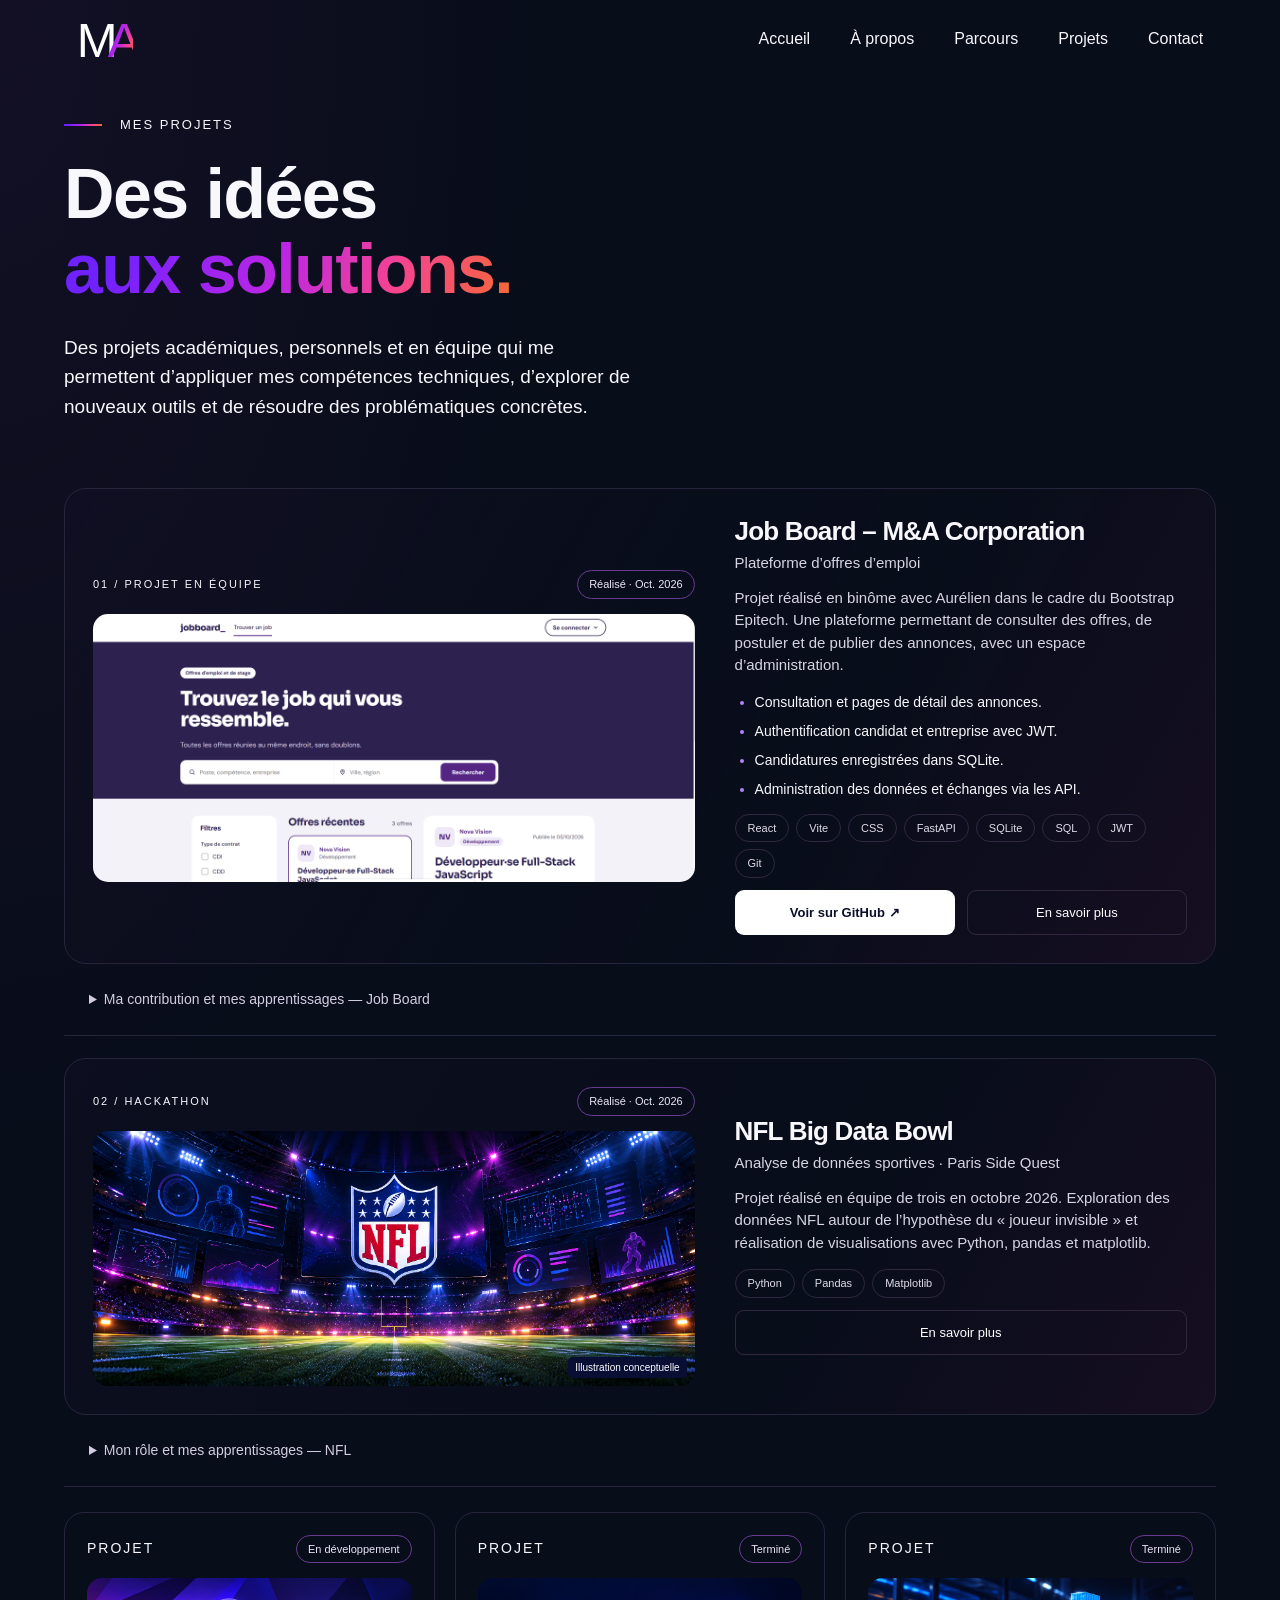
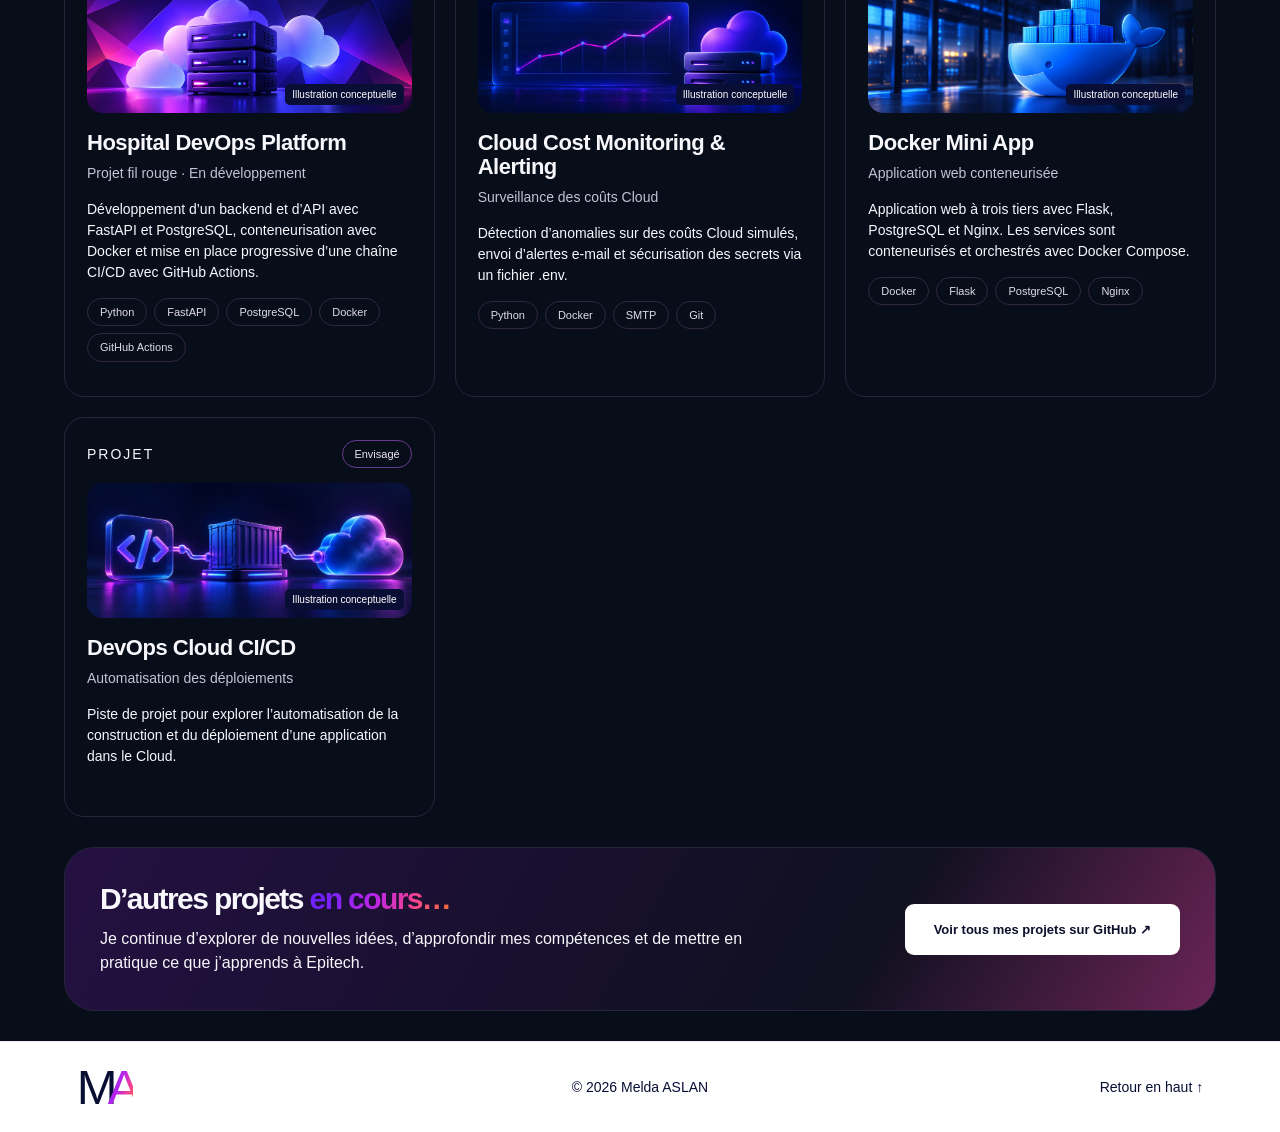
<file: projets.html>
<!DOCTYPE html>
<html lang="fr">
  <head>
    <meta charset="utf-8">
    <meta name="viewport" content="width=device-width, initial-scale=1">
    <meta name="description" content="Projets de Melda ASLAN : Job Board en binôme à Epitech, NFL Big Data Bowl et projets Cloud/DevOps réalisés, en développement ou envisagés.">
    <title>Projets — Melda ASLAN</title>
    <link rel="stylesheet" href="assets/css/style.css">
  </head>
  <body class="dark-section detail-page">
    <a class="skip-link" href="#contenu">Aller au contenu</a>
    <header class="site-header">
      <!-- Le monogramme est du texte stylisé, pas une image externe. -->
      <a class="logo" href="index.html#accueil" aria-label="Melda ASLAN, accueil"><span>M</span><span class="gradient">A</span></a>
      <nav aria-label="Navigation principale">
        <a href="index.html#accueil">Accueil</a>
        <a href="index.html#about">À propos</a>
        <a href="index.html#parcours">Parcours</a>
        <a href="index.html#projets">Projets</a>
        <a href="index.html#contact">Contact</a>
      </nav>
    </header>
    <main id="contenu" tabindex="-1">
      <div class="container projects-page">
        <header class="projects-intro">
          <p class="eyebrow">
            Mes projets
          </p>
          <h1 class="section-title">
            Des idées<br><span class="gradient">aux solutions.</span>
          </h1>
          <p>
            Des projets académiques, personnels et en équipe qui me permettent d’appliquer mes compétences techniques, d’explorer de nouveaux outils et de résoudre des problématiques concrètes.
          </p>
        </header>
        <section aria-label="Projets principaux">
          <article class="project-feature" id="job-board">
            <div class="project-media">
              <p class="project-label">
                01 / Projet en équipe <span class="tag">Réalisé · Oct. 2026</span>
              </p>
              <img class="jobboard-screenshot" src="assets/images/job-board.png" alt="Capture du Job Board : recherche d’emploi, filtres et offres récentes" width="2544" height="1132" loading="lazy">
            </div>
            <div class="project-copy">
              <h2 class="content-heading">
                Job Board – M&amp;A Corporation
              </h2>
              <p class="project-subtitle">
                Plateforme d’offres d’emploi
              </p>
              <p>
                Projet réalisé en binôme avec Aurélien dans le cadre du Bootstrap Epitech. Une plateforme permettant de consulter des offres, de postuler et de publier des annonces, avec un espace d’administration.
              </p>
              <ul class="feature-list">
                <li>
                  Consultation et pages de détail des annonces.
                </li>
                <li>
                  Authentification candidat et entreprise avec JWT.
                </li>
                <li>
                  Candidatures enregistrées dans SQLite.
                </li>
                <li>
                  Administration des données et échanges via les API.
                </li>
              </ul>
              <ul class="tags">
                <li>
                  React
                </li>
                <li>
                  Vite
                </li>
                <li>
                  CSS
                </li>
                <li>
                  FastAPI
                </li>
                <li>
                  SQLite
                </li>
                <li>
                  SQL
                </li>
                <li>
                  JWT
                </li>
                <li>
                  Git
                </li>
              </ul>
              <div class="project-actions">
                <a class="button button-light" href="https://github.com/Aure-0411/Job_Board">Voir sur GitHub ↗</a><a class="button button-dark" href="#job-board-details">En savoir plus</a>
              </div>
            </div>
          </article>
          <details class="project-details" id="job-board-details">
            <summary>
              Ma contribution et mes apprentissages — Job Board
            </summary>
            <p>
              J’ai développé et stylisé les composants AdCard et AdList, intégré des données provenant de l’API et créé le Header et le Footer. J’ai travaillé sur l’interface et le responsive, et participé aux tests et à l’intégration.
            </p>
            <p>
              Ce projet m’a permis de mieux comprendre les échanges entre React, FastAPI et SQLite et de pratiquer Git en binôme. Le backend et l’authentification sont des fonctionnalités du projet collectif ; je ne m’en attribue pas seule le développement.
            </p>
            <p>
              Pour présenter les annonces dans React, j’ai intégré les données de l’API aux composants AdList et AdCard, puis travaillé leur mise en forme en CSS. Les offres sont ainsi affichées sous forme de liste et de cartes : un exemple concret du lien entre les données du backend et l’interface.
            </p>
          </details>
          <article class="project-feature" id="nfl-data">
            <div class="project-media">
              <p class="project-label">
                02 / Hackathon <span class="tag">Réalisé · Oct. 2026</span>
              </p>
              <figure class="project-illustration">
                  <img src="assets/images/projects/nfl-maquette-v2.png" alt="Stade de football américain, logo NFL et panneaux de données" width="1983" height="793" loading="lazy">
                  <figcaption>Illustration conceptuelle</figcaption>
                </figure>
            </div>
            <div class="project-copy">
              <h2 class="content-heading">
                NFL Big Data Bowl
              </h2>
              <p class="project-subtitle">
                Analyse de données sportives · Paris Side Quest
              </p>
              <p>
                Projet réalisé en équipe de trois en octobre 2026. Exploration des données NFL autour de l’hypothèse du « joueur invisible » et réalisation de visualisations avec Python, pandas et matplotlib.
              </p>
              <ul class="tags">
                <li>
                  Python
                </li>
                <li>
                  Pandas
                </li>
                <li>
                  Matplotlib
                </li>
              </ul>
              <div class="project-actions">
                <a class="button button-dark" href="#nfl-details">En savoir plus</a>
              </div>
            </div>
          </article>
          <details class="project-details" id="nfl-details">
            <summary>
              Mon rôle et mes apprentissages — NFL
            </summary>
            <p>
              Participation à l’exploration des données et au travail de représentation graphique en équipe. Cette expérience m’a permis de pratiquer Python, pandas et matplotlib dans un contexte d’analyse.
            </p>
          </details>
        </section>
        <section class="cloud-section" aria-labelledby="cloud-title">
          <h2 class="visually-hidden content-heading" id="cloud-title">
            Projets Cloud et DevOps
          </h2>
          <div class="cloud-grid">
            <article class="project-small" id="hospital">
              <p class="project-label">
                Projet <span class="tag">En développement</span>
              </p>
              <figure class="project-illustration project-illustration-small">
                  <img src="assets/images/projects/hospital-maquette-v2.png" alt="Serveurs violets et nuages sur fond géométrique" width="1983" height="793" loading="lazy">
                  <figcaption>Illustration conceptuelle</figcaption>
                </figure>
              <h3 class="subheading">
                Hospital DevOps Platform
              </h3>
              <p class="muted">
                Projet fil rouge · En développement
              </p>
              <p>
                Développement d’un backend et d’API avec FastAPI et PostgreSQL, conteneurisation avec Docker et mise en place progressive d’une chaîne CI/CD avec GitHub Actions.
              </p>
              <ul class="tags">
                <li>
                  Python
                </li>
                <li>
                  FastAPI
                </li>
                <li>
                  PostgreSQL
                </li>
                <li>
                  Docker
                </li>
                <li>
                  GitHub Actions
                </li>
              </ul>
            </article>
            <article class="project-small" id="cloud-cost">
              <p class="project-label">
                Projet <span class="tag">Terminé</span>
              </p>
              <figure class="project-illustration project-illustration-small">
                  <img src="assets/images/projects/cloud-cost-maquette-v2.png" alt="Courbe de suivi des coûts avec cloud et serveurs" width="1983" height="793" loading="lazy">
                  <figcaption>Illustration conceptuelle</figcaption>
                </figure>
              <h3 class="subheading">
                Cloud Cost Monitoring & Alerting
              </h3>
              <p class="muted">
                Surveillance des coûts Cloud
              </p>
              <p>
                Détection d’anomalies sur des coûts Cloud simulés, envoi d’alertes e-mail et sécurisation des secrets via un fichier .env.
              </p>
              <ul class="tags">
                <li>
                  Python
                </li>
                <li>
                  Docker
                </li>
                <li>
                  SMTP
                </li>
                <li>
                  Git
                </li>
              </ul>
            </article>
            <article class="project-small" id="docker-app">
              <p class="project-label">
                Projet <span class="tag">Terminé</span>
              </p>
              <figure class="project-illustration project-illustration-small">
                  <img src="assets/images/projects/docker-maquette-v2.png" alt="Baleine Docker bleue dans une salle de serveurs" width="1983" height="793" loading="lazy">
                  <figcaption>Illustration conceptuelle</figcaption>
                </figure>
              <h3 class="subheading">
                Docker Mini App
              </h3>
              <p class="muted">
                Application web conteneurisée
              </p>
              <p>
                Application web à trois tiers avec Flask, PostgreSQL et Nginx. Les services sont conteneurisés et orchestrés avec Docker Compose.
              </p>
              <ul class="tags">
                <li>
                  Docker
                </li>
                <li>
                  Flask
                </li>
                <li>
                  PostgreSQL
                </li>
                <li>
                  Nginx
                </li>
              </ul>
            </article>
            <article class="project-small" id="cicd">
              <p class="project-label">
                Projet <span class="tag">Envisagé</span>
              </p>
              <figure class="project-illustration project-illustration-small">
                  <img src="assets/images/projects/cicd.png" alt="Chaîne de livraison reliant code, conteneur et cloud" width="1672" height="941" loading="lazy">
                  <figcaption>Illustration conceptuelle</figcaption>
                </figure>
              <h3 class="subheading">
                DevOps Cloud CI/CD
              </h3>
              <p class="muted">
                Automatisation des déploiements
              </p>
              <p>
                Piste de projet pour explorer l’automatisation de la construction et du déploiement d’une application dans le Cloud.
              </p>
              <ul class="tags">
              </ul>
            </article>
          </div>
        </section>
        <section class="projects-banner">
          <div>
            <h2 class="content-heading">
              D’autres projets <span class="gradient">en cours…</span>
            </h2>
            <p>
              Je continue d’explorer de nouvelles idées, d’approfondir mes compétences et de mettre en pratique ce que j’apprends à Epitech.
            </p>
          </div>
          <a class="button button-light" href="https://github.com/MeldaALN">Voir tous mes projets sur GitHub ↗</a>
        </section>
      </div>
    </main>
    <footer class="site-footer">
      <div class="footer-content">
        <a class="logo" href="index.html#accueil" aria-label="Melda ASLAN, accueil"><span>M</span><span class="gradient">A</span></a>
        <p>© 2026 Melda ASLAN</p>
        <a class="back-to-top" href="index.html#accueil">Retour en haut ↑</a>
      </div>
    </footer>
  </body>
</html>
</file>
<file: assets/css/style.css>
/* 1. Base commune. Les variables regroupent les couleurs. */
:root {
  --text: #090e35;
  --muted: #626f9c;
  --purple: #7021ff;
  --border: #e9e7f6;
  --soft: #f6f3fc;
  --gradient: linear-gradient(110deg, #7021ff 12%, #bc26e5 48%, #f54391 73%, #f56a33 100%);
}
* {
  box-sizing: border-box;
}
body {
  margin: 0;
  color: var(--text);
  background: #fff;
  font: 17px/1.5 Arial, sans-serif;
}
.section-title, .content-heading, .subheading, p {
  margin-top: 0;
}
.section-title, .content-heading, .subheading {
  line-height: 1.08;
  letter-spacing: -1.6px;
}
.section-title {
  font-size: 56px;
  margin-bottom: 25px;
}
.content-heading {
  font-size: 36px;
  margin-bottom: 25px;
}
.subheading {
  font-size: 20px;
  letter-spacing: -.5px;
}
p {
  margin-bottom: 15px;
}
a {
  color: inherit;
  text-underline-offset: 4px;
}
a:hover {
  color: var(--purple);
}
img {
  display: block;
  max-width: 100%;
  height: auto;
}
ul {
  padding-left: 22px;
}
li {
  margin-bottom: 8px;
}
button, input, textarea, select {
  font: inherit;
}
a:focus-visible, summary:focus-visible, input:focus-visible, textarea:focus-visible, select:focus-visible, button:focus-visible {
  outline: 3px solid var(--purple);
  outline-offset: 5px;
}
.container {
  width: 90%;
  max-width: 1460px;
  margin: 0 auto;
}
.gradient {
  color: #9823d6;
  background: var(--gradient);
  background-clip: text;
  -webkit-background-clip: text;
  -webkit-text-fill-color: transparent;
}
.purple {
  color: #6820e8;
}
.pink {
  color: #cf2379;
}
.muted {
  color: var(--muted);
}
.eyebrow {
  display: flex;
  align-items: center;
  gap: 18px;
  font-size: 13px;
  letter-spacing: 2px;
  text-transform: uppercase;
  margin-bottom: 22px;
}
.eyebrow::before {
  content: '';
  width: 38px;
  height: 2px;
  background: var(--gradient);
  flex-shrink: 0;
}
.line-icon {
  display: inline-flex;
  align-items: center;
  justify-content: center;
  color: var(--purple);
  font-size: 28px;
  font-weight: 500;
  min-width: 42px;
}
.skip-link {
  position: absolute;
  top: -100px;
  left: 20px;
  background: #fff;
  color: #090e35;
  padding: 12px;
  z-index: 10;
}
.skip-link:focus {
  top: 10px;
}
.visually-hidden {
  position: absolute;
  width: 1px;
  height: 1px;
  overflow: hidden;
  clip-path: inset(50%);
}
/* 2. Une seule navigation sticky relie les cinq sections. */
.site-header {
  width: 88%;
  max-width: 1480px;
  margin: auto;
  min-height: 80px;
  padding-top: 8px;
  padding-bottom: 8px;
  display: flex;
  align-items: center;
  justify-content: space-between;
  gap: 30px;
}
.logo {
  display: inline-flex;
  font-size: 49px;
  line-height: 1;
  font-weight: 400;
  letter-spacing: -7px;
  text-decoration: none;
  padding-right: 10px;
}
.logo .gradient {
  margin-left: -3px;
}
.site-header nav {
  display: flex;
  flex-wrap: wrap;
  gap: 40px;
  align-items: center;
  margin-left: auto;
}
.site-header nav a {
  text-decoration: none;
  padding: 8px 0;
  font-size: 16px;
  border-bottom: 2px solid transparent;
}
.site-header nav a[aria-current] {
  color: var(--purple);
  border-image: var(--gradient) 1;
}
.button {
  display: inline-block;
  border: 1px solid transparent;
  border-radius: 9px;
  padding: 15px 28px;
  background: linear-gradient(110deg, #6812e7, #a51dbe, #bd275e, #b44316);
  color: #fff;
  text-align: center;
  text-decoration: none;
  font-size: 16px;
  transition: box-shadow .2s;
}
.button:hover {
  color: #fff;
  box-shadow: 0 5px 18px #7021ff24;
}
.button-outline {
  background: #fff;
  border-color: var(--purple);
  color: #4c14d5;
  font-weight: 600;
}
.button-outline:hover {
  color: #4c14d5;
}
.actions {
  display: flex;
  justify-content: center;
  gap: 18px;
  flex-wrap: wrap;
}
/* 3. Accueil : composition centrée et halos très légers. */
.home-page {
  background: radial-gradient(ellipse at 0% 85%, #f0e5ff85, transparent 26%), radial-gradient(ellipse at 100% 40%, #ffebee70, transparent 25%), #fff;
}
.home-hero {
  min-height: calc(100vh - 105px);
  display: flex;
  flex-direction: column;
  align-items: center;
  justify-content: center;
  text-align: center;
  padding: 100px 25px 65px;
}
.home-hero .section-title {
  font-size: 125px;
  font-weight: 400;
  letter-spacing: -8px;
  margin: 30px 0 5px;
  white-space: nowrap;
}
.home-hero .section-title strong {
  font-weight: 750;
}
.home-subtitle {
  font-size: 38px;
  letter-spacing: -1.4px;
  margin-bottom: 3px;
}
.home-date {
  font-size: 27px;
  color: #7781a9;
  margin-bottom: 40px;
}
.scroll-cue {
  display: block;
  color: var(--purple);
  text-decoration: none;
  line-height: 1;
  font-size: 35px;
  margin-top: 75px;
}
/* 4. À propos : portrait, texte et informations en trois colonnes. */
.about-layout {
  width: 92%;
  max-width: 1550px;
  margin: 30px auto 70px;
  display: grid;
  grid-template-columns: 23% 49% 24%;
  gap: 2%;
  align-items: start;
}
.portrait-wrap {
  padding: 7px;
  border-radius: 45px;
  background: linear-gradient(135deg, #f5efff, #fff8f2);
}
.portrait-wrap img {
  width: 100%;
  border-radius: 38px;
}
.profile-links {
  list-style: none;
  padding: 0 12px;
  margin: 20px 0;
  font-size: 15px;
}
.profile-links li {
  display: flex;
  align-items: center;
  gap: 13px;
  margin-bottom: 16px;
}
.profile-links a {
  text-decoration: none;
  overflow-wrap: anywhere;
}
.about-copy {
  padding: 0 12px;
}
.about-copy .section-title {
  font-size: 46px;
  letter-spacing: -2.2px;
}
.about-copy p {
  font-size: 17px;
  line-height: 1.4;
}
.about-copy p:last-of-type {
  margin-top: 25px;
}
.about-info {
  padding-top: 25px;
}
.availability-panel {
  background: var(--soft);
  padding: 0 22px;
  border-radius: 16px;
}
.availability-panel p {
  display: flex;
  gap: 18px;
  padding: 25px 0;
  margin: 0;
  border-bottom: 1px solid #e2d9f4;
  font-size: 16px;
}
.availability-panel p:last-child {
  border: 0;
}
.small-heading {
  display: flex;
  align-items: center;
  gap: 15px;
  font-size: 17px;
  letter-spacing: -.3px;
  margin: 32px 0 18px;
}
.small-heading::before {
  content: '';
  width: 32px;
  height: 2px;
  background: var(--purple);
}
.skills {
  display: flex;
  gap: 12px;
  padding: 0;
  list-style: none;
}
.skills li {
  min-width: 68px;
  flex: 1;
  background: var(--soft);
  border-radius: 14px;
  padding: 12px 7px;
  text-align: center;
  font-size: 12px;
}
.skill-icon {
  display: block;
  width: 40px;
  height: 40px;
  object-fit: contain;
  margin: 0 auto 8px;
}
.brand-icon {
  width: 30px;
  height: 30px;
  object-fit: contain;
}
.languages {
  font-size: 13px;
}
.languages div {
  display: flex;
  align-items: start;
  gap: 10px;
  margin-bottom: 17px;
}
.languages dt {
  min-width: 43%;
}
.language-flag {
  display: inline-block;
  width: 28px;
  height: 21px;
  margin-right: 12px;
  vertical-align: middle;
  object-fit: contain;
}
.languages dd {
  color: var(--muted);
  margin: 0;
}
/* 5. Parcours : colonnes simples et chronologie verticale. */
.parcours-page {
  max-width: 1320px;
}
.journey-intro {
  display: grid;
  grid-template-columns: 1fr 1fr;
  gap: 12%;
  padding: 35px 0 50px;
}
.journey-intro .section-title {
  font-size: 52px;
}
.journey-intro p {
  font-size: 17px;
}
.journey-diagram {
  padding: 0 0 0 20px;
  border-left: 2px solid #dec8ff;
}
.journey-diagram article {
  display: flex;
  gap: 18px;
  background: linear-gradient(110deg, #fbf8ff, #fff);
  border: 1px solid var(--border);
  box-shadow: 0 5px 20px #32165406;
  border-radius: 16px;
  padding: 20px;
  margin-bottom: 22px;
  max-width: 330px;
}
.journey-diagram article:first-child, .journey-diagram article:last-child {
  margin-left: 60px;
}
.journey-diagram .content-heading {
  font-size: 17px;
  letter-spacing: -.5px;
  margin-bottom: 10px;
}
.journey-diagram p {
  color: var(--muted);
  font-size: 14px;
  margin: 0;
}
.journey-section {
  padding-top: 45px;
  padding-bottom: 15px;
}
.journey-section .content-heading {
  font-size: 40px;
}
.education-grid {
  display: grid;
  grid-template-columns: repeat(5, 1fr);
  gap: 12px;
  margin-top: 50px;
}
.education-card {
  position: relative;
  padding: 18px;
  border: 1px solid var(--border);
  border-radius: 12px;
  font-size: 13px;
}
.education-card:first-child {
  background: linear-gradient(135deg,#f4e9ff,#fff 65%);
  border-color: #d2b9ff;
}
.education-date {
  position: absolute;
  top: -32px;
  color: #5e56b1;
  font-size: 12px;
  white-space: nowrap;
}
.education-card .subheading {
  font-size: 15px;
  line-height: 1.3;
  letter-spacing: -.3px;
  margin: 20px 0 8px;
}
/* Les logos gardent leurs couleurs et leurs proportions. */
.logo-slot {
  min-height: 65px;
  display: flex;
  align-items: center;
}
.logo-slot img {
  width: 145px;
  height: 60px;
  object-fit: contain;
  object-position: left center;
}
.tag {
  display: inline-block;
  padding: 5px 11px;
  border-radius: 20px;
  background: #f0ebff;
  color: #5920c9;
  font-size: 11px;
  line-height: 1.5;
}
.experience-timeline {
  border-left: 2px solid #dfceff;
  padding-left: 22px;
  margin-top: 35px;
}
.experience-row {
  display: grid;
  grid-template-columns: 23% 42% 31%;
  gap: 2%;
  border: 1px solid var(--border);
  border-radius: 14px;
  margin-bottom: 12px;
  padding: 22px;
  align-items: center;
}
.company-slot {
  display: flex;
  align-items: center;
  padding-right: 10px;
}
.company-slot img {
  width: 180px;
  height: 65px;
  object-fit: contain;
  object-position: left center;
}
.experience-copy .subheading {
  font-size: 18px;
  margin-bottom: 5px;
}
.experience-copy p {
  font-size: 13px;
  color: var(--muted);
  margin-bottom: 7px;
}
.experience-skills {
  border-left: 1px solid #e4dcfa;
  padding-left: 20px;
}
.experience-skills > p {
  font-size: 12px;
  color: var(--muted);
  margin-bottom: 10px;
}
.tags {
  display: flex;
  flex-wrap: wrap;
  gap: 7px;
  list-style: none;
  padding: 0;
  margin: 12px 0;
}
.tags li {
  padding: 5px 12px;
  background: #f2effc;
  border-radius: 20px;
  color: #5148b0;
  font-size: 11px;
  margin: 0;
}
.three-cards {
  display: grid;
  grid-template-columns: repeat(3, 1fr);
  gap: 20px;
}
.panel {
  border: 1px solid var(--border);
  border-radius: 14px;
  padding: 25px;
}
.panel .subheading {
  font-size: 18px;
  margin: 15px 0 10px;
}
.panel p {
  font-size: 14px;
  color: var(--muted);
  margin-bottom: 0;
}
/* 6. Projets : la seule page sombre, comme la maquette. */
.dark-section {
  background: radial-gradient(ellipse at 0 0,#21133270,transparent 30%), #080d1a;
  color: #f7f7fc;
  --muted: #c4c2d6;
  --border: #27253c;
}
.dark-section .logo {
  color: #fff;
}
.dark-section a:focus-visible, .dark-section summary:focus-visible {
  outline-color: #b58aff;
}
.dark-section nav a[aria-current] {
  color: #fff;
}
.projects-page {
  max-width: 1400px;
}
.projects-intro {
  padding: 35px 0 30px;
}
.projects-intro .section-title {
  font-size: 70px;
}
.projects-intro > p:last-child {
  max-width: 580px;
  font-size: 19px;
  line-height: 1.55;
}
.project-feature {
  display: grid;
  grid-template-columns: 55% 43%;
  gap: 2%;
  padding: 28px;
  border: 1px solid var(--border);
  border-radius: 22px;
  margin: 22px 0 0;
  background: linear-gradient(120deg,#13102755,transparent 65%,#5b12422b);
  align-items: center;
}
.project-label {
  font-size: 11px;
  letter-spacing: 2px;
  text-transform: uppercase;
  display: flex;
  align-items: center;
  justify-content: space-between;
  gap: 10px;
}
.dark-section .tag {
  color: #ece6f7;
  background: transparent;
  border: 1px solid #683b90;
  text-transform: none;
  letter-spacing: 0;
}
/* La capture conserve ses proportions et reste entièrement visible. */
.jobboard-screenshot {
  width: 100%;
  height: auto;
  border-radius: 15px;
}
/* Les illustrations restent dans la largeur des cartes, même sur mobile. */
.project-illustration {
  position: relative;
  margin: 0;
}
.project-illustration img {
  width: 100%;
  height: 255px;
  object-fit: cover;
  border-radius: 15px;
}
.project-illustration-small img {
  height: 135px;
}
.project-illustration figcaption {
  position: absolute;
  bottom: 8px;
  right: 8px;
  padding: 3px 7px;
  border-radius: 5px;
  background: #090e35;
  color: #fff;
  font-size: 10px;
}
.project-copy {
  padding-left: 18px;
}
.project-copy .content-heading {
  font-size: 26px;
  letter-spacing: -.8px;
  margin-bottom: 7px;
}
.project-copy p {
  font-size: 15px;
  color: #d8d5e3;
}
.project-subtitle {
  margin-bottom: 12px;
}
.feature-list {
  padding-left: 20px;
  font-size: 14px;
}
.feature-list li::marker {
  color: #b083fa;
}
.dark-section .tags li {
  background: transparent;
  color: #e0dce9;
  border: 1px solid #30283f;
}
.project-actions {
  display: flex;
  gap: 12px;
}
.project-actions .button {
  flex: 1;
  padding: 12px 15px;
  font-size: 13px;
}
.button-light {
  background: #fff;
  color: #0d102b;
  font-weight: 600;
}
.button-light:hover {
  color: #0d102b;
}
.button-dark {
  background: transparent;
  border-color: #31283f;
  color: #fff;
}
.resource-note {
  margin: 12px 0 0;
  font-size: 12px !important;
}
.project-details {
  padding: 15px 25px;
  font-size: 14px;
  color: #d3cde1;
  border-bottom: 1px solid var(--border);
}
summary {
  cursor: pointer;
  padding: 10px 0;
}
details p {
  margin: 15px 0;
}
.cloud-section {
  margin-top: 25px;
}
.cloud-grid {
  display: grid;
  grid-template-columns: repeat(3, 1fr);
  gap: 20px;
}
.project-small {
  padding: 22px;
  border: 1px solid var(--border);
  border-radius: 20px;
}
.project-small .subheading {
  font-size: 22px;
  margin: 18px 0 8px;
}
.project-small > p {
  font-size: 14px;
}
.projects-banner {
  display: flex;
  align-items: center;
  justify-content: space-between;
  gap: 30px;
  margin: 30px 0;
  padding: 35px;
  background: linear-gradient(120deg,#241042,#101020 70%,#6b2457);
  border: 1px solid var(--border);
  border-radius: 30px;
}
.projects-banner .content-heading {
  font-size: 30px;
  margin-bottom: 12px;
}
.projects-banner p {
  max-width: 670px;
  font-size: 16px;
  margin: 0;
}
.projects-banner .button {
  white-space: nowrap;
  font-size: 13px;
}
/* 7. Contact : formulaire à gauche, coordonnées à droite. */
.contact-page {
  display: grid;
  grid-template-columns: 60% 38%;
  gap: 2%;
  padding-top: 35px;
}
.contact-intro {
  padding: 0 18px 30px;
}
.contact-intro .section-title {
  font-size: 52px;
}
.available {
  display: inline-block;
  background: var(--soft);
  border-radius: 25px;
  padding: 7px 15px;
  font-size: 14px;
}
.available span {
  color: #008d5a;
  margin-right: 8px;
}
.form-panel, .contact-card {
  border: 1px solid var(--border);
  border-radius: 20px;
  padding: 28px;
  box-shadow: 0 8px 35px #1e174103;
}
.form-heading {
  display: flex;
  gap: 20px;
}
.form-heading .line-icon {
  background: #f0eaff;
  width: 60px;
  height: 60px;
  border-radius: 12px;
}
.form-heading .content-heading {
  font-size: 26px;
  margin: 0 0 8px;
}
.form-heading p {
  color: var(--muted);
  font-size: 15px;
}
.form-status {
  color: #626b8f;
  font-size: 12px;
  margin: 10px 0 20px;
}
.form-row {
  display: grid;
  grid-template-columns: 1fr 1fr;
  gap: 20px;
}
label {
  display: block;
  font-size: 14px;
  margin: 12px 0 6px;
}
input, select, textarea {
  width: 100%;
  padding: 11px 14px;
  color: var(--text);
  background: #fff;
  border: 1px solid #c7c6eb;
  border-radius: 9px;
  font-size: 14px;
}
input::placeholder, textarea::placeholder {
  color: #737ba5;
  opacity: 1;
}
textarea {
  resize: vertical;
}
.form-submit {
  text-align: right;
  margin-top: 16px;
}
.form-submit button {
  min-width: 220px;
}
button:disabled {
  cursor: not-allowed;
}
.contact-card {
  align-self: start;
  margin-top: 100px;
}
.contact-card .content-heading {
  font-size: 30px;
  margin-bottom: 10px;
}
.contact-card > p {
  color: var(--muted);
  font-size: 16px;
}
.contact-item {
  display: flex;
  align-items: center;
  gap: 20px;
  border: 1px solid #f0ecfa;
  border-radius: 12px;
  padding: 15px;
  margin-top: 10px;
  text-decoration: none;
  background: #fcfbff;
}
.contact-item > span:nth-child(2) {
  flex: 1;
  min-width: 0;
}
.contact-item strong {
  display: block;
  font-size: 15px;
}
.contact-item span span {
  display: block;
  font-size: 14px;
  color: var(--muted);
  overflow-wrap: anywhere;
}
.contact-item .line-icon {
  background: #eee9fc;
  border-radius: 10px;
  width: 46px;
  height: 46px;
  font-size: 25px;
}
/* 8. Adaptation : conserver l’ordre de lecture sans menu JavaScript. */
@media (min-width: 1600px) {
  .home-hero .section-title {
    font-size: 145px;
  }
  .home-subtitle {
    font-size: 42px;
  }
  .about-copy .section-title {
    font-size: 56px;
  }
  .about-copy p {
    font-size: 19px;
  }
}
@media (max-width: 1150px) {
  .site-header {
    width: 92%;
    gap: 20px;
  }
  .site-header nav {
    gap: 22px;
  }
.about-layout {
    grid-template-columns: 24% 72%;
    gap: 4%;
  }
  .about-info {
    grid-column: 2;
    padding-top: 0;
  }
  .availability-panel {
    display: flex;
    gap: 15px;
  }
  .availability-panel p {
    flex: 1;
    border: 0;
    font-size: 13px;
    gap: 8px;
  }
  .skills {
    flex-wrap: wrap;
  }
  .skills li {
    flex: 0 0 75px;
  }
  .home-hero .section-title {
    font-size: 100px;
  }
  .home-subtitle {
    font-size: 30px;
  }
  .home-date {
    font-size: 23px;
  }
  .contact-intro .section-title {
    font-size: 42px;
  }
  .contact-item {
    gap: 10px;
    padding: 12px;
  }
  .contact-card {
    padding: 22px;
  }
  .education-grid {
    grid-template-columns: repeat(3, 1fr);
    row-gap: 45px;
  }
  .project-feature {
    grid-template-columns: 1fr 1fr;
  }
  .project-actions {
    flex-wrap: wrap;
  }
}
@media (max-width: 760px) {
  body {
    font-size: 16px;
  }
  .site-header {
    flex-wrap: wrap;
    padding: 10px 0;
    min-height: 0;
  }
  .logo {
    font-size: 40px;
  }
  .site-header nav {
    order: 3;
    width: 100%;
    margin: 0;
    gap: 8px 12px;
  }
  .site-header nav a {
    font-size: 14px;
    padding: 8px 0;
  }
.container {
    width: 90%;
  }
  .section-title {
    font-size: 38px;
  }
  .content-heading {
    font-size: 30px;
  }
  .home-hero {
    min-height: calc(100vh - 150px);
    padding: 60px 20px 30px;
  }
  .home-hero .section-title {
    font-size: 57px;
    letter-spacing: -3px;
    white-space: normal;
  }
  .home-subtitle {
    font-size: 24px;
    letter-spacing: -.5px;
  }
  .home-date {
    font-size: 18px;
    margin: 20px 0 30px;
  }
  .scroll-cue {
    margin-top: 45px;
  }
  .button {
    font-size: 14px;
    padding: 13px 20px;
  }
  .about-layout {
    display: flex;
    flex-direction: column;
    gap: 30px;
  }
  .profile-sidebar {
    width: 100%;
  }
  .portrait-wrap {
    max-width: 280px;
    margin: auto;
  }
  .profile-links {
    max-width: 330px;
    margin: 20px auto;
  }
  .about-copy {
    padding: 0;
  }
  .about-copy .section-title {
    font-size: 38px;
  }
  .about-copy p {
    font-size: 16px;
  }
  .about-info {
    width: 100%;
  }
  .availability-panel {
    display: block;
  }
  .availability-panel p {
    border-bottom: 1px solid var(--border);
    font-size: 16px;
  }
  .skills {
    flex-wrap: wrap;
    gap: 10px;
  }
  .skills li {
    flex: 1 0 65px;
  }
  .languages {
    font-size: 14px;
  }
  .journey-intro {
    grid-template-columns: 1fr;
    gap: 35px;
    padding-top: 25px;
  }
  .journey-intro .section-title {
    font-size: 40px;
  }
  .journey-diagram {
    padding-left: 15px;
  }
  .journey-diagram article:first-child, .journey-diagram article:last-child {
    margin-left: 15px;
  }
  .journey-section .content-heading {
    font-size: 32px;
  }
  .education-grid {
    grid-template-columns: 1fr;
    row-gap: 42px;
  }
  .education-card {
    padding: 22px;
  }
  .logo-slot {
    min-height: 40px;
  }
  .experience-row {
    grid-template-columns: 1fr;
    gap: 20px;
    padding: 22px;
  }
  .experience-skills {
    border-left: 0;
    padding-left: 0;
  }
  .three-cards {
    grid-template-columns: 1fr;
  }
  .project-feature {
    grid-template-columns: 1fr;
    padding: 20px;
    gap: 25px;
  }
  .project-copy {
    padding-left: 0;
  }
  .projects-intro .section-title {
    font-size: 52px;
  }
  .projects-intro > p:last-child {
    font-size: 17px;
  }
  .project-label {
    flex-wrap: wrap;
    font-size: 10px;
  }
  .cloud-grid {
    grid-template-columns: 1fr;
  }
  .projects-banner {
    flex-direction: column;
    align-items: start;
    padding: 25px;
    border-radius: 20px;
  }
  .projects-banner .button {
    white-space: normal;
  }
  .contact-page {
    grid-template-columns: 1fr;
    gap: 30px;
  }
  .contact-intro {
    padding: 0 0 25px;
  }
  .contact-intro .section-title {
    font-size: 39px;
  }
  .form-panel {
    padding: 20px;
  }
  .form-heading {
    gap: 12px;
  }
  .form-heading .content-heading {
    font-size: 23px;
  }
  .form-heading .line-icon {
    min-width: 40px;
    width: 40px;
    height: 40px;
  }
  .form-row {
    grid-template-columns: 1fr;
    gap: 0;
  }
  .contact-card {
    order: 2;
    margin-top: 0;
  }
}
@media (prefers-reduced-motion: reduce) {
  .button {
    transition: none;
  }
}
@media (forced-colors: active) {
  .gradient {
    background: none;
    color: CanvasText;
    -webkit-text-fill-color: CanvasText;
  }
}

/* One Page : la navigation reste visible sans JavaScript. */
html {
  scroll-behavior: smooth;
}
.navigation-sticky {
  position: sticky;
  top: 0;
  z-index: 20;
  background: #ffffff;
  border-bottom: 1px solid var(--border);
}
/* Décalage de toutes les ancres, y compris les projets et le CV. */
[id] {
  scroll-margin-top: 100px;
}
.page-section {
  display: flow-root;
  padding: 35px 0;
}
#accueil {
  padding: 0;
}
/* Une seule marge entre les sections One Page, sans cumul. */
.page-section + .page-section {
  margin-top: 180px;
}
.light-section {
  background: #ffffff;
}
.dark-section {
  padding: 40px 0;
}
.about-layout {
  margin-top: 0;
  margin-bottom: 15px;
}
/* La navigation n’affiche pas de fausse rubrique active au défilement. */
.site-header nav a:hover, .site-header nav a:focus-visible {
  color: var(--purple);
  border-image: var(--gradient) 1;
}
.skip-link:focus {
  position: fixed;
  z-index: 30;
}
@media (max-width: 760px) {
  [id] {
    scroll-margin-top: 160px;
  }
  .page-section {
    padding: 25px 0;
  }
  .page-section + .page-section {
    margin-top: 90px;
  }
  .navigation-sticky .site-header {
    gap: 10px;
    padding-top: 10px;
    padding-bottom: 10px;
  }
}
/* Le zoom ou les très petits écrans peuvent rendre le menu plus haut. */
@media (max-width: 380px) {
  [id] {
    scroll-margin-top: 180px;
  }
}
@media (prefers-reduced-motion: reduce) {
  html {
    scroll-behavior: auto;
  }
}

/* Navigation hybride : liens vers les pages de complément. */
.detail-extra {
  margin-top: 35px;
  padding: 30px 0;
  border-top: 1px solid var(--border);
  font-size: 15px;
}
.detail-extra .content-heading {
  font-size: 28px;
}
.detail-page {
  padding: 0;
}

/* Footer : au bas du contenu, sans position fixe ou sticky. */
.site-footer {
  background: #ffffff;
  color: #090e35;
  border-top: 1px solid #eeedf2;
}
.footer-content {
  width: 88%;
  max-width: 1480px;
  min-height: 90px;
  margin: 0 auto;
  padding: 16px 0;
  display: grid;
  grid-template-columns: 1fr 1fr 1fr;
  align-items: center;
  gap: 20px;
}
.site-footer .logo {
  color: #090e35;
  justify-self: start;
}
.footer-content p {
  margin: 0;
  text-align: center;
  font-size: 14px;
}
.back-to-top {
  justify-self: end;
  color: #090e35;
  font-size: 14px;
  text-decoration: none;
  transition: color .2s;
}
.back-to-top:hover {
  color: #7021ff;
}
@media (max-width: 600px) {
  .footer-content {
    display: flex;
    flex-direction: column;
    gap: 15px;
    padding: 25px 0;
  }
}
@media (prefers-reduced-motion: reduce) {
  .back-to-top {
    transition: none;
  }
}

@media (max-width: 380px) {
  .site-header nav {
    gap: 8px;
  }
  .site-header nav a {
    font-size: 13px;
  }
}

/* Icônes SVG locales : CoreUI pour l’interface, Devicon pour les marques. */
.ui-icon {
  width: 28px;
  height: 28px;
  object-fit: contain;
}
.inline-icon {
  display: inline-block;
  width: 18px;
  height: 18px;
  vertical-align: middle;
}
</file>
